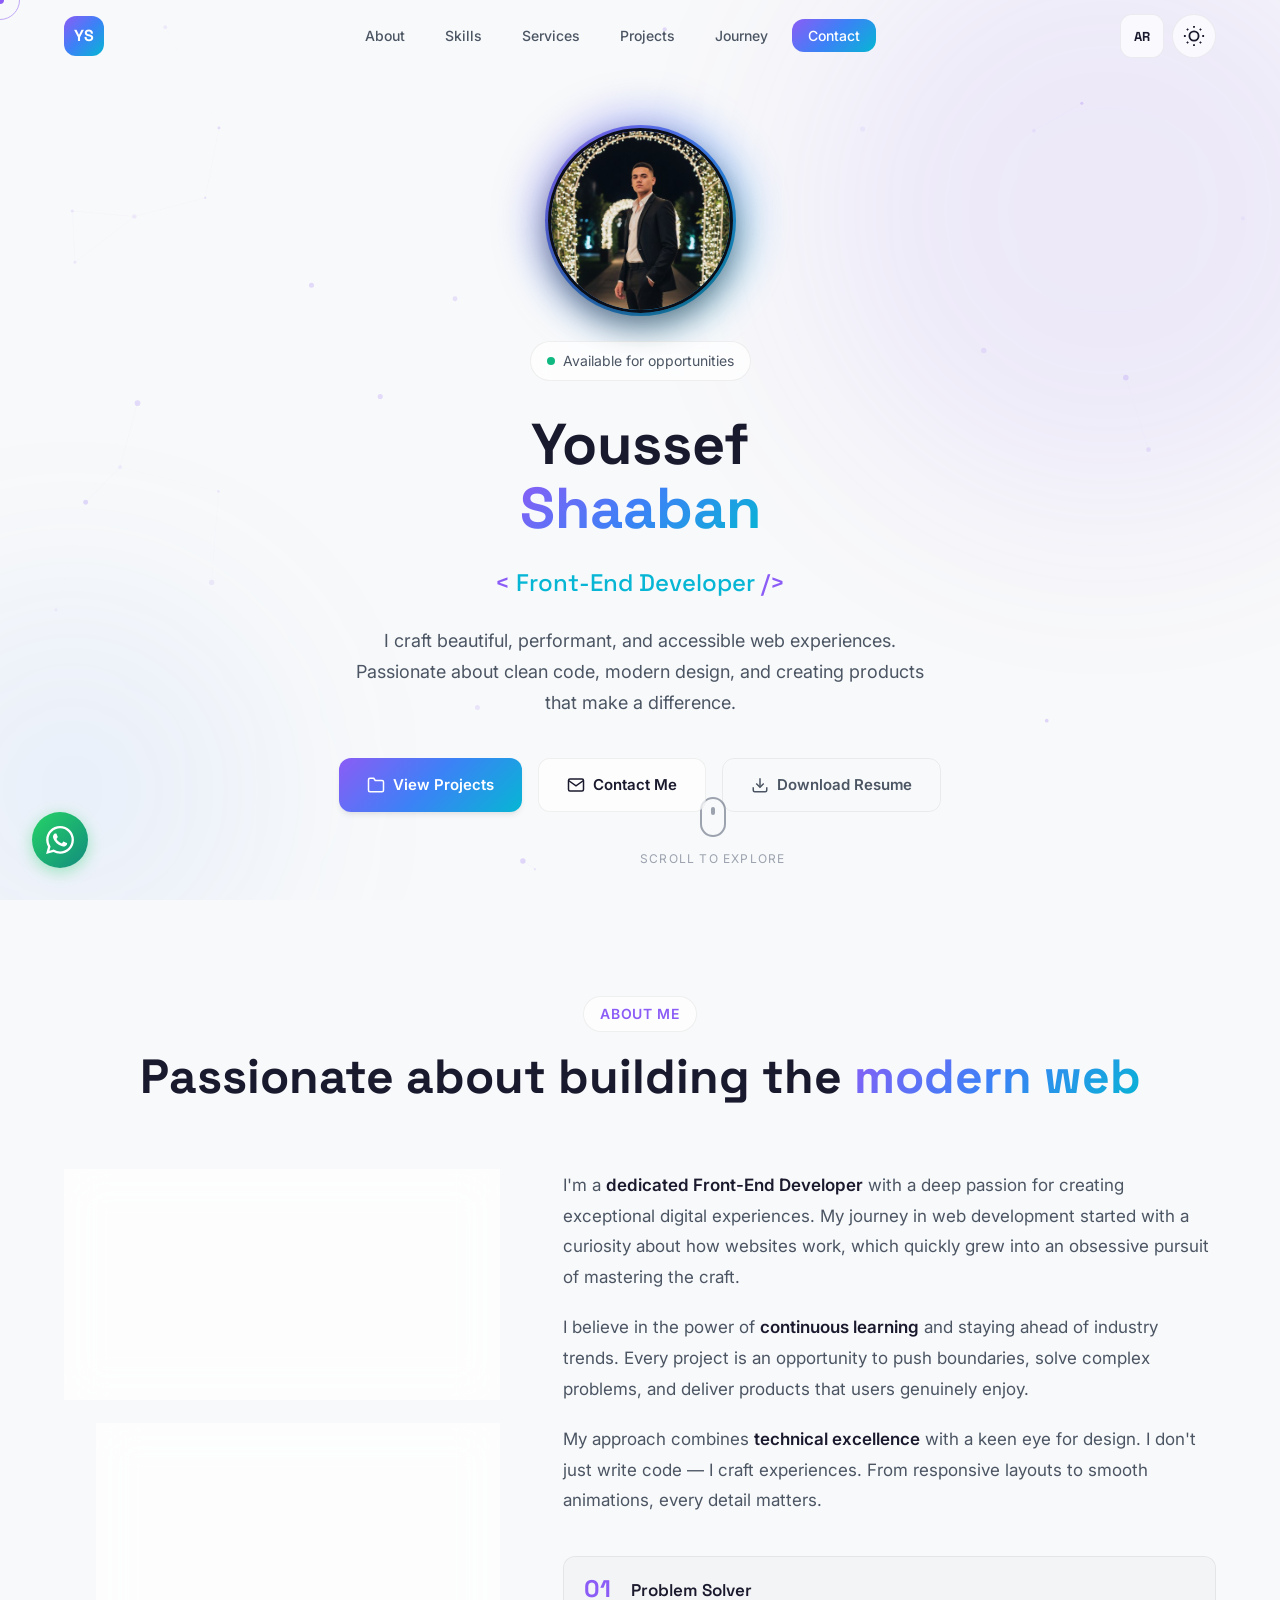
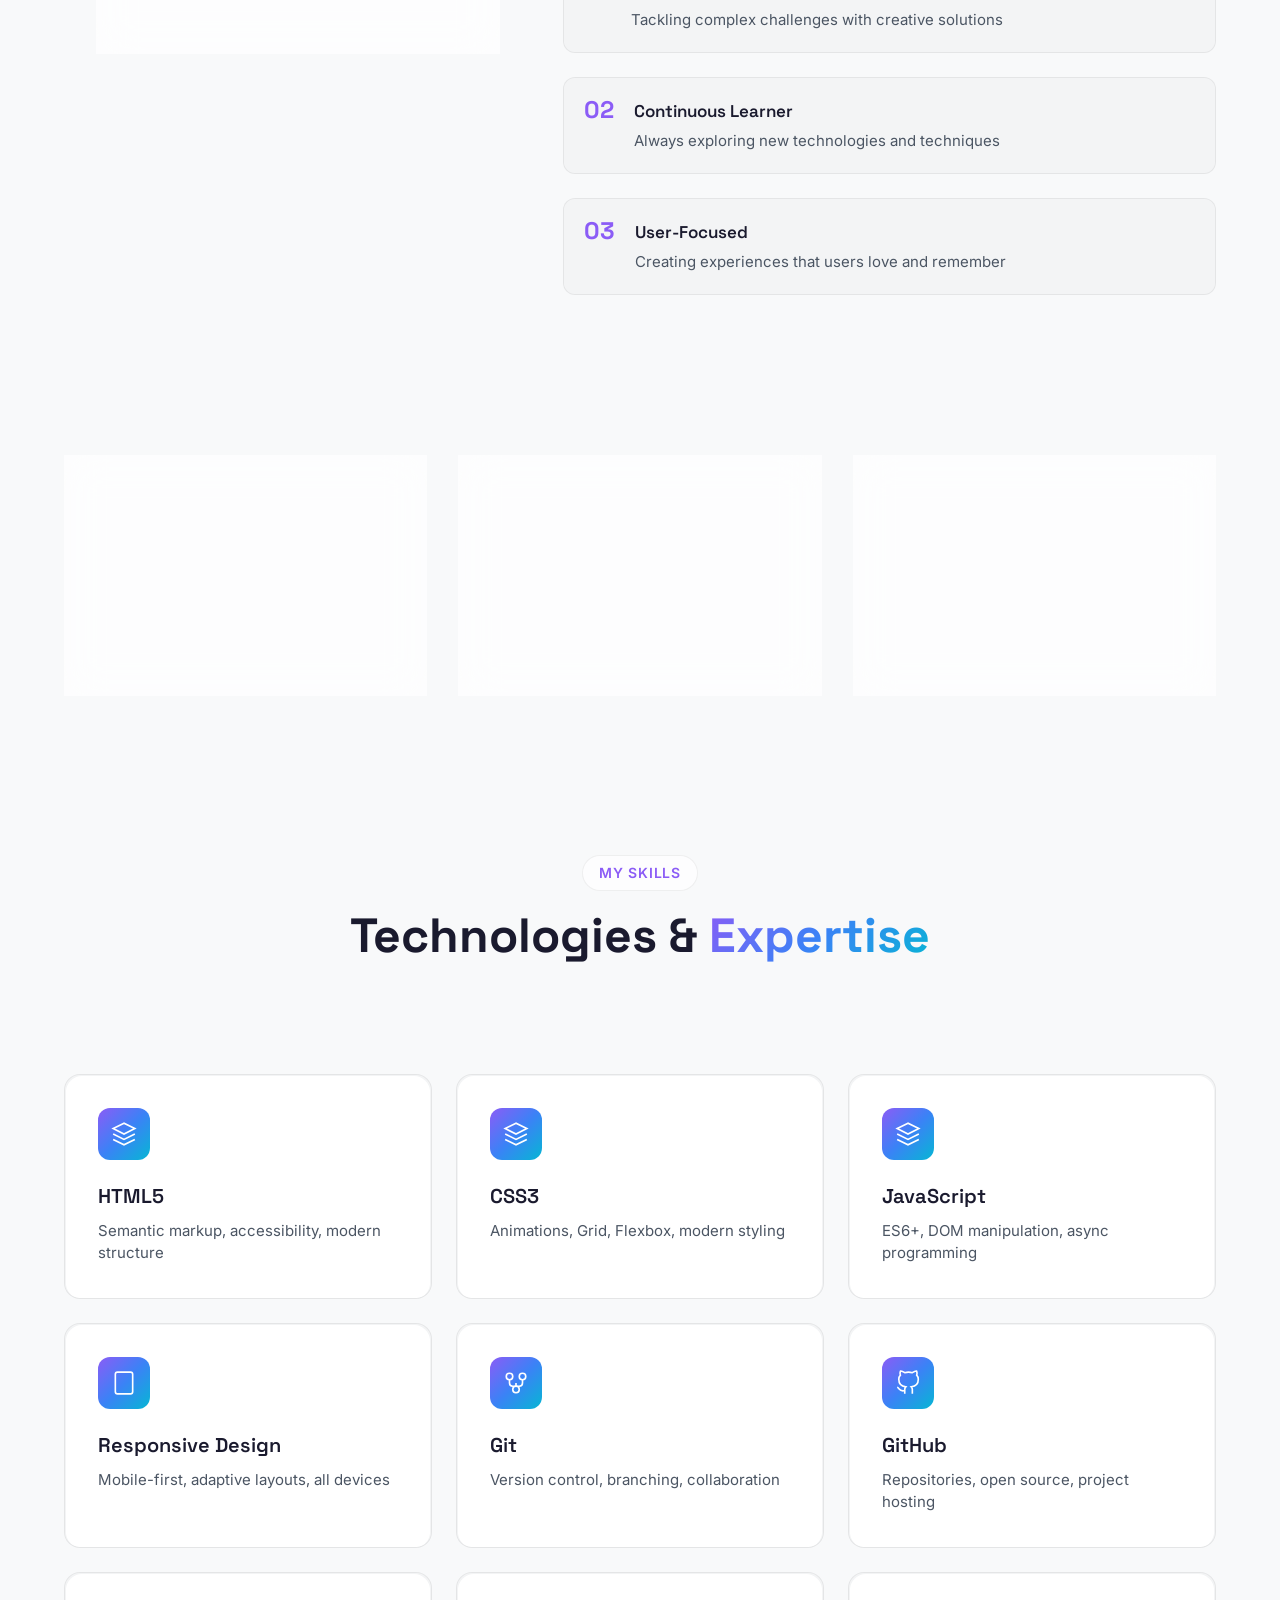
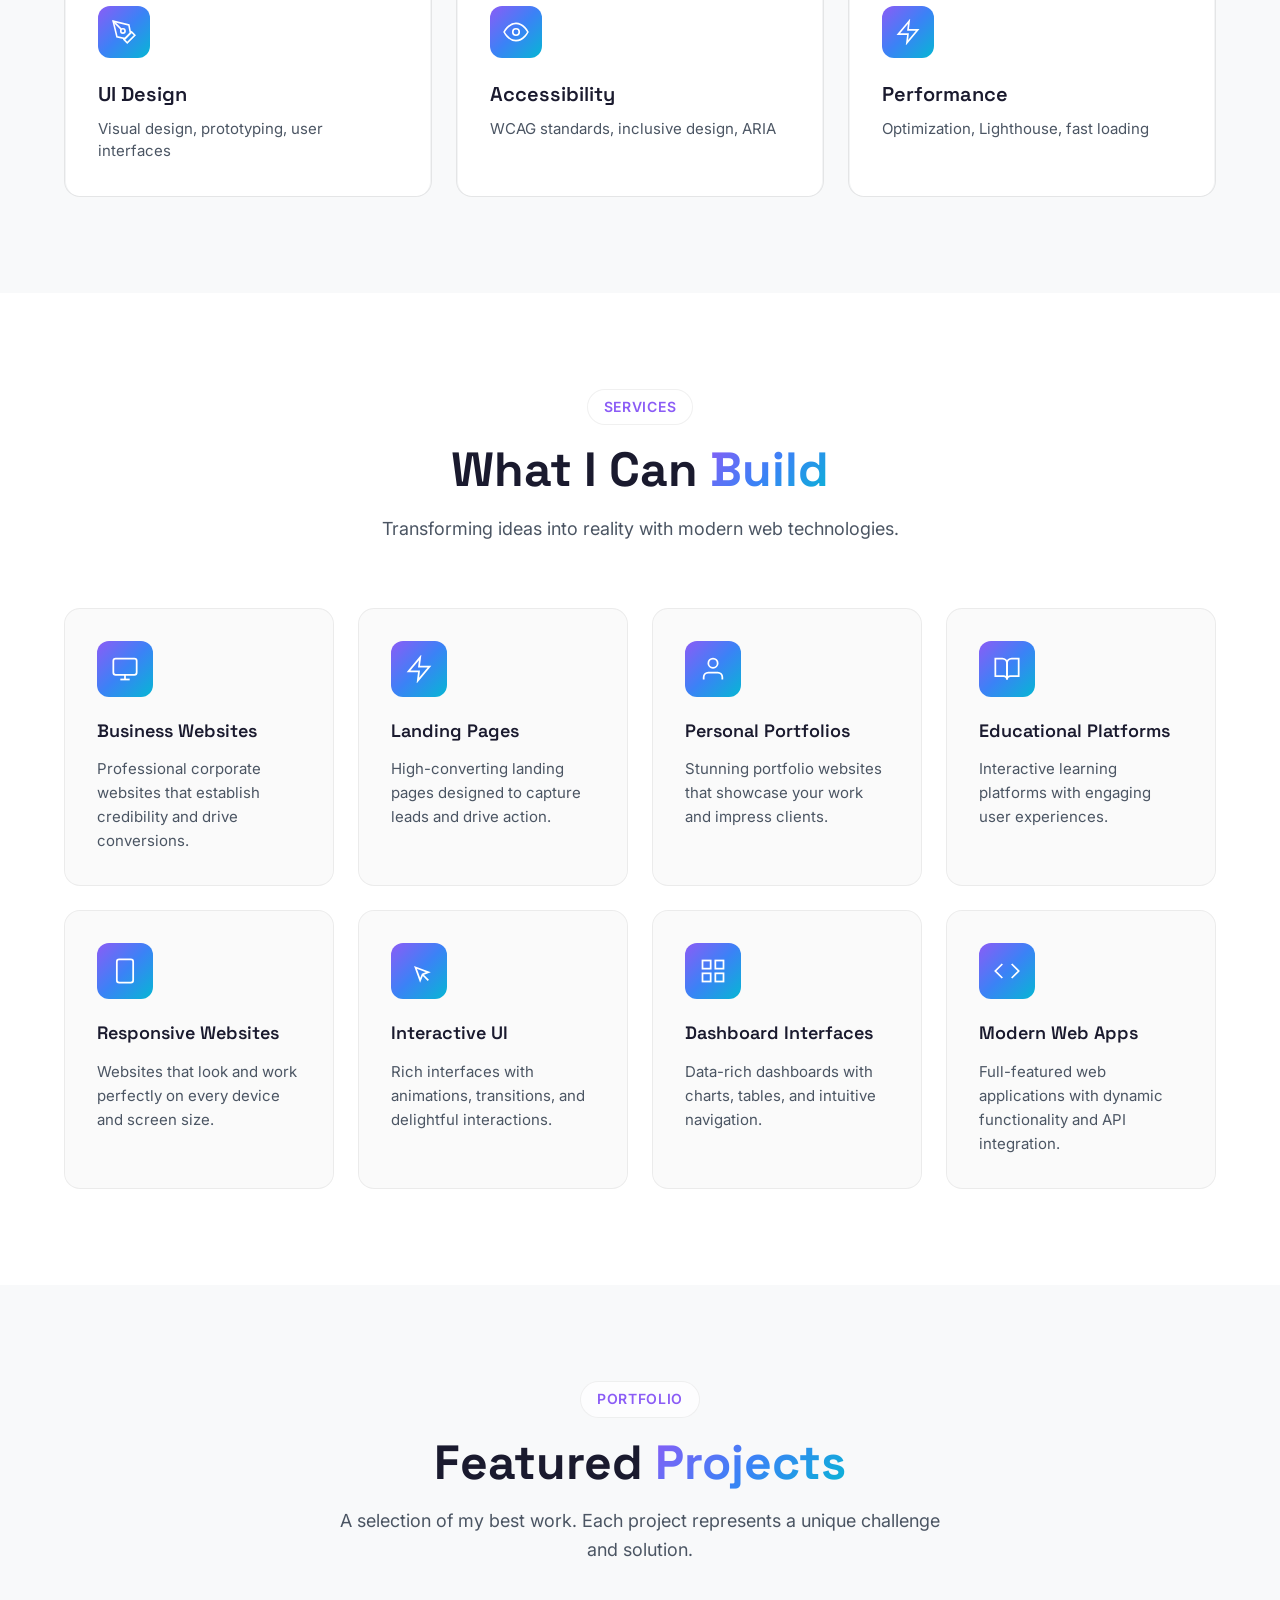
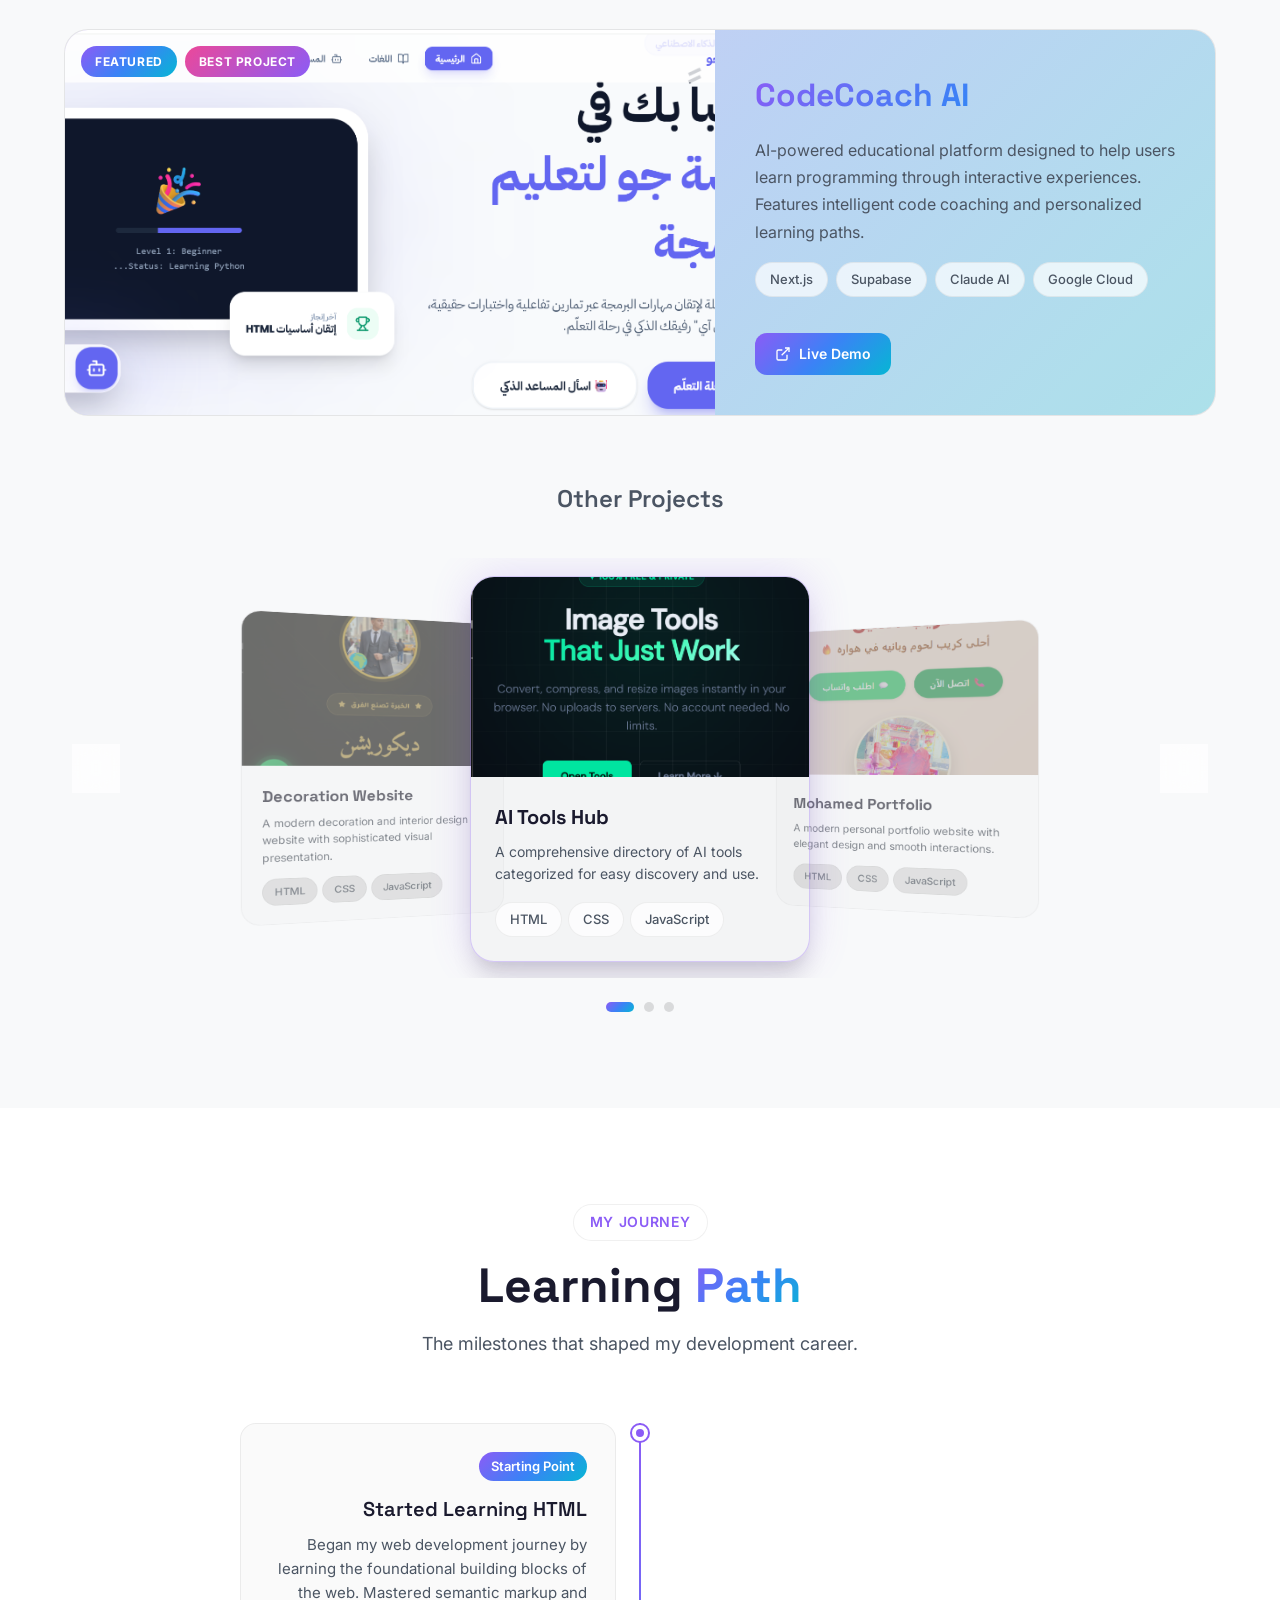
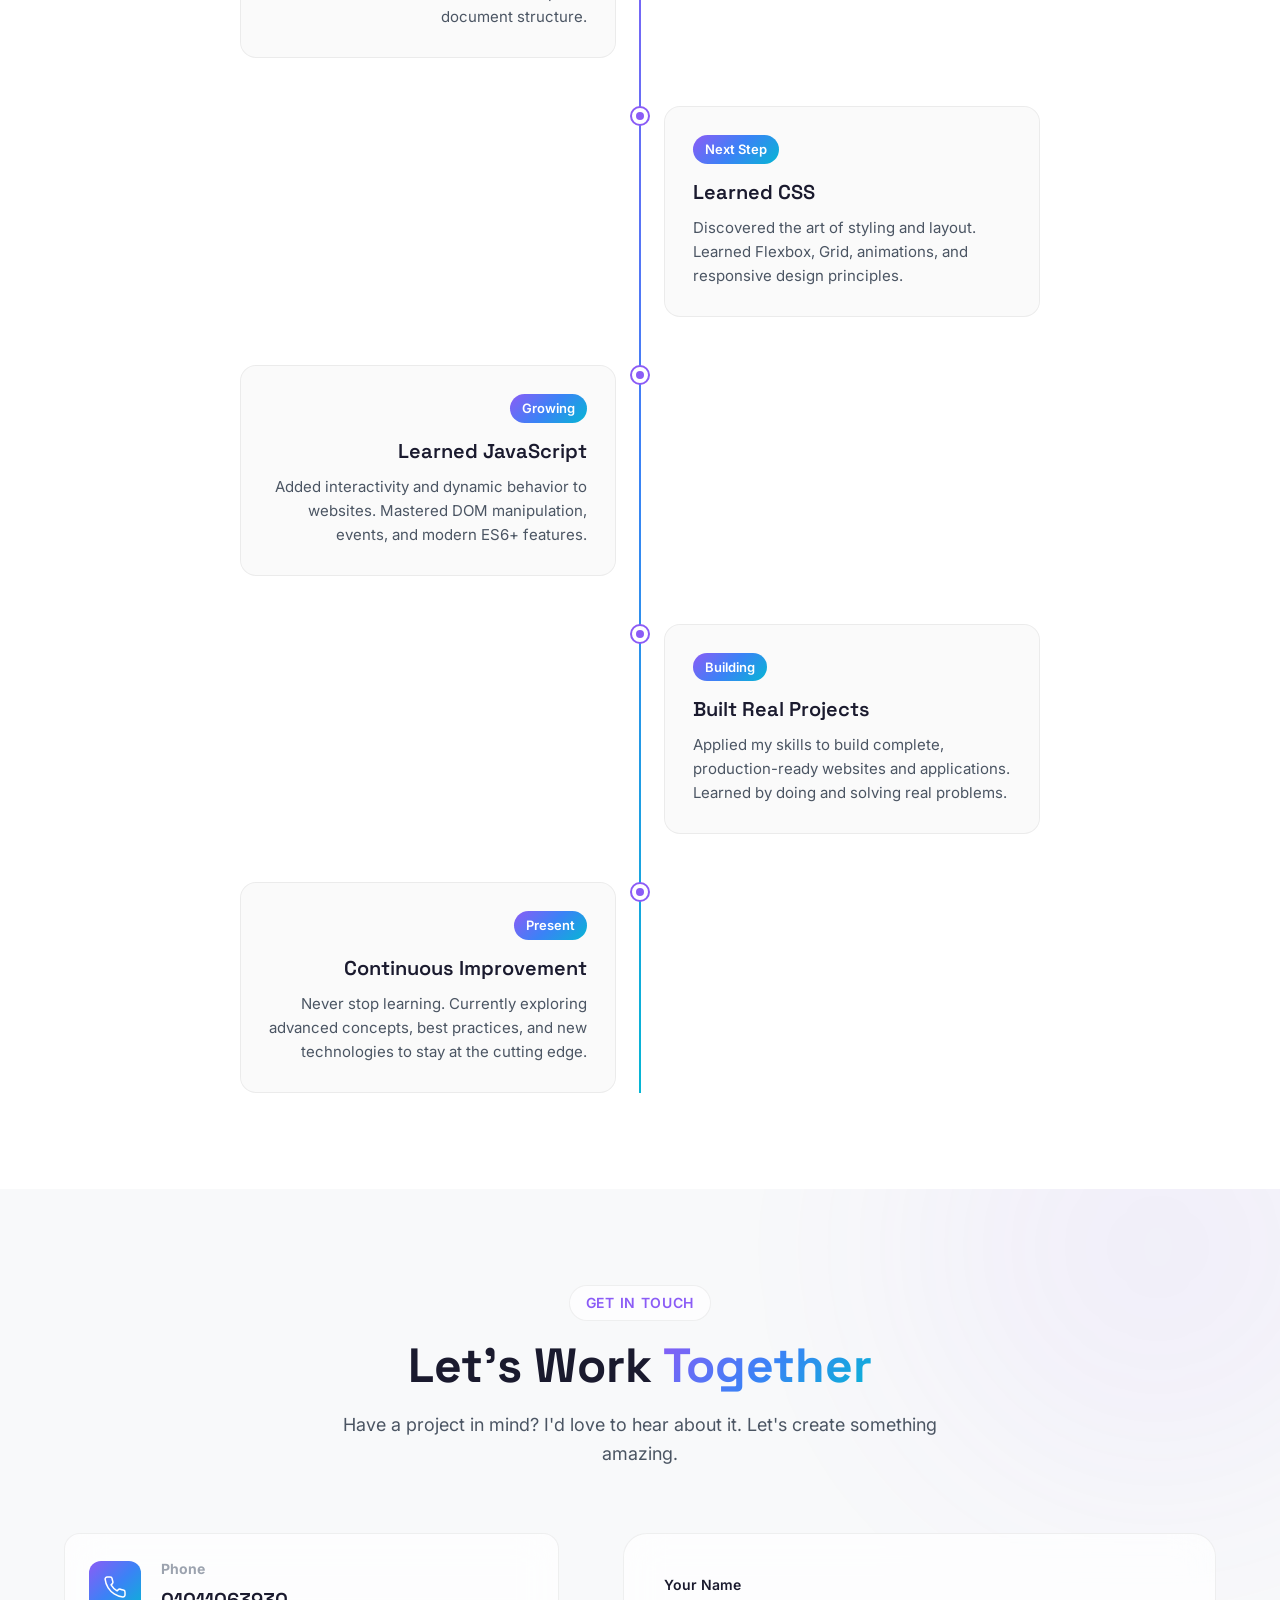
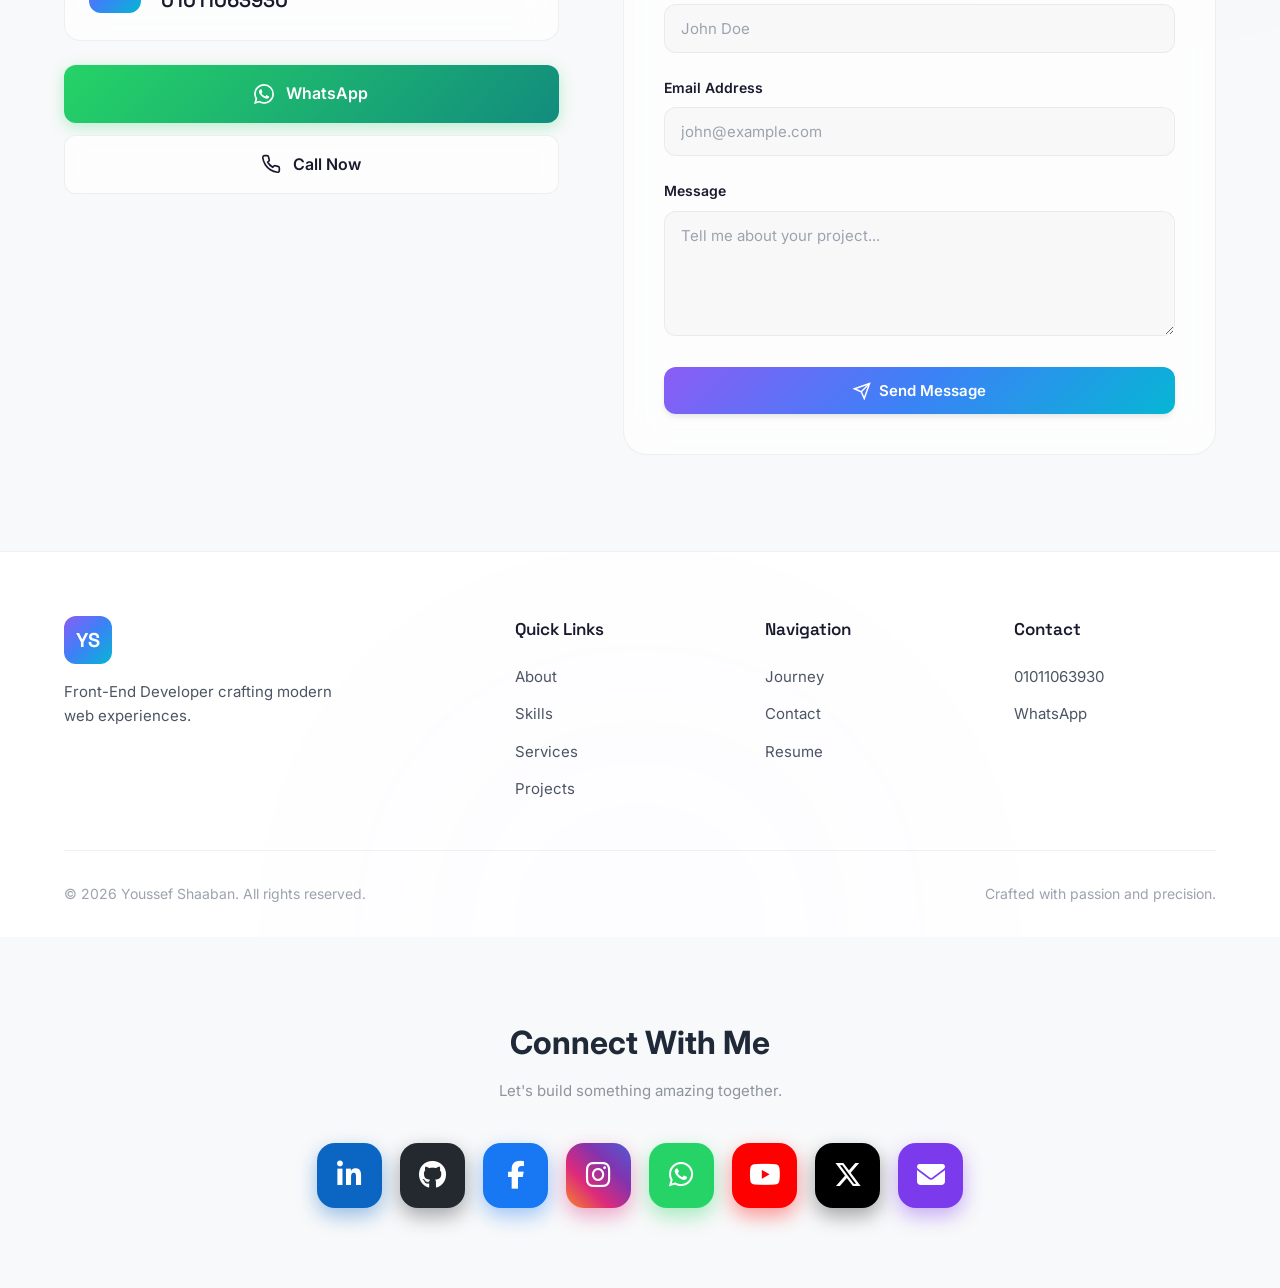
<file: index.html>
<!DOCTYPE html>
<html lang="en" dir="ltr" data-theme="dark">
<head>
    <link rel="stylesheet"href="https://cdnjs.cloudflare.com/ajax/libs/font-awesome/6.7.2/css/all.min.css">
    <meta charset="UTF-8">
    <meta name="viewport" content="width=device-width, initial-scale=1.0">
    
    <!-- Primary Meta Tags -->
    <title>Youssef Shaaban | Front-End Developer Portfolio</title>
    <meta name="title" content="Youssef Shaaban | Front-End Developer Portfolio">
    <meta name="description" content="Youssef Shaaban - Front-End Developer specializing in building modern, responsive, and interactive web experiences. View my projects, skills, and get in touch.">
    <meta name="keywords" content="Youssef Shaaban, Front-End Developer, Web Developer, Portfolio, HTML, CSS, JavaScript, UI Design, Responsive Design">
    <meta name="author" content="Youssef Shaaban">
    <meta name="robots" content="index, follow">
    <meta name="language" content="English">
    
    <!-- Canonical URL -->
    <link rel="canonical" href="https://youssefshaaban.dev">
    
    <!-- Open Graph -->
    <meta property="og:type" content="website">
    <meta property="og:url" content="https://youssefshaaban.dev">
    <meta property="og:title" content="Youssef Shaaban | Front-End Developer Portfolio">
    <meta property="og:description" content="Youssef Shaaban - Front-End Developer specializing in building modern, responsive, and interactive web experiences.">
    <meta property="og:image" content="https://youssefshaaban.dev/images/og-image.jpg">
    
    <!-- Twitter Card -->
    <meta property="twitter:card" content="summary_large_image">
    <meta property="twitter:url" content="https://youssefshaaban.dev">
    <meta property="twitter:title" content="Youssef Shaaban | Front-End Developer Portfolio">
    <meta property="twitter:description" content="Youssef Shaaban - Front-End Developer specializing in building modern, responsive, and interactive web experiences.">
    
    <!-- Favicon -->
    <link rel="icon" type="image/svg+xml" href="data:image/svg+xml,%3Csvg xmlns='http://www.w3.org/2000/svg' viewBox='0 0 100 100'%3E%3Ctext y='.9em' font-size='90'%3E%F0%9F%92%BB%3C/text%3E%3C/svg%3E">
    
    <!-- Fonts -->
    <link rel="preconnect" href="https://fonts.googleapis.com">
    <link rel="preconnect" href="https://fonts.gstatic.com" crossorigin>
    <link href="https://fonts.googleapis.com/css2?family=Inter:wght@300;400;500;600;700;800;900&family=Space+Grotesk:wght@400;500;600;700&family=Cairo:wght@300;400;500;600;700;800&display=swap" rel="stylesheet">
    
    <!-- Styles -->
    <link rel="stylesheet" href="css/styles.css">
    
    <!-- Structured Data -->
    <script type="application/ld+json">
    {
        "@context": "https://schema.org",
        "@type": "Person",
        "name": "Youssef Shaaban",
        "jobTitle": "Front-End Developer",
        "url": "https://youssefshaaban.dev",
        "sameAs": ["https://github.com/ywsf46718-svg"],
        "knowsAbout": ["HTML5", "CSS3", "JavaScript", "Responsive Design", "UI Design", "Web Development"],
        "address": { "@type": "PostalAddress", "addressCountry": "EG" }
    }
    </script>
</head>
<body>
    <!-- Loading Screen -->
    <div id="loading-screen" class="loading-screen" role="status" aria-label="Loading website">
        <div class="loading-content">
            <div class="loading-logo">
                <span class="loading-logo-text">YS</span>
            </div>
            <div class="loading-bar-container">
                <div class="loading-bar" id="loading-bar"></div>
            </div>
            <div class="loading-text">
                <span id="loading-percentage">0</span>%
            </div>
            <div class="loading-status" id="loading-status">Initializing...</div>
        </div>
    </div>

    <!-- Custom Cursor -->
    <div id="cursor" class="cursor" aria-hidden="true"></div>
    <div id="cursor-dot" class="cursor-dot" aria-hidden="true"></div>

    <!-- Background Canvas -->
    <canvas id="bg-canvas" class="bg-canvas" aria-hidden="true"></canvas>

    <!-- Navigation -->
    <nav id="navbar" class="navbar" role="navigation" aria-label="Main navigation">
        <div class="nav-container">
            <a href="#hero" class="nav-logo" aria-label="Youssef Shaaban Home">
                <span class="nav-logo-text">YS</span>
            </a>
            
            <ul class="nav-menu" id="nav-menu" role="menubar">
                <li role="none"><a href="#about" class="nav-link" role="menuitem" data-i18n="nav.about">About</a></li>
                <li role="none"><a href="#skills" class="nav-link" role="menuitem" data-i18n="nav.skills">Skills</a></li>
                <li role="none"><a href="#capabilities" class="nav-link" role="menuitem" data-i18n="nav.services">Services</a></li>
                <li role="none"><a href="#projects" class="nav-link" role="menuitem" data-i18n="nav.projects">Projects</a></li>
                <li role="none"><a href="#timeline" class="nav-link" role="menuitem" data-i18n="nav.journey">Journey</a></li>
                <li role="none"><a href="#contact" class="nav-link nav-link-primary" role="menuitem" data-i18n="nav.contact">Contact</a></li>
            </ul>

            <div class="nav-controls">
                <!-- Language Toggle -->
                <button id="lang-toggle" class="lang-toggle" aria-label="Switch language">
                    <span class="lang-label" id="lang-label">AR</span>
                </button>
                
                <!-- Theme Toggle -->
                <button id="theme-toggle" class="theme-toggle-nav" aria-label="Toggle dark/light theme">
                    <svg class="theme-icon sun" viewBox="0 0 24 24" fill="none" stroke="currentColor" stroke-width="2">
                        <circle cx="12" cy="12" r="5"/>
                        <line x1="12" y1="1" x2="12" y2="3"/>
                        <line x1="12" y1="21" x2="12" y2="23"/>
                        <line x1="4.22" y1="4.22" x2="5.64" y2="5.64"/>
                        <line x1="18.36" y1="18.36" x2="19.78" y2="19.78"/>
                        <line x1="1" y1="12" x2="3" y2="12"/>
                        <line x1="21" y1="12" x2="23" y2="12"/>
                        <line x1="4.22" y1="19.78" x2="5.64" y2="18.36"/>
                        <line x1="18.36" y1="5.64" x2="19.78" y2="4.22"/>
                    </svg>
                    <svg class="theme-icon moon" viewBox="0 0 24 24" fill="none" stroke="currentColor" stroke-width="2">
                        <path d="M21 12.79A9 9 0 1 1 11.21 3 7 7 0 0 0 21 12.79z"/>
                    </svg>
                </button>

                <!-- Hamburger -->
                <button class="nav-toggle" id="nav-toggle" aria-label="Toggle navigation menu" aria-expanded="false">
                    <span class="nav-toggle-bar"></span>
                    <span class="nav-toggle-bar"></span>
                    <span class="nav-toggle-bar"></span>
                </button>
            </div>
        </div>

        <!-- Mobile Menu Overlay -->
        <div class="mobile-menu-overlay" id="mobile-menu-overlay"></div>

        <!-- Mobile Drawer -->
        <div class="mobile-drawer" id="mobile-drawer" aria-hidden="true">
            <div class="mobile-drawer-header">
                <span class="mobile-drawer-logo">YS</span>
                <button class="mobile-drawer-close" id="mobile-drawer-close" aria-label="Close menu">
                    <svg viewBox="0 0 24 24" fill="none" stroke="currentColor" stroke-width="2">
                        <line x1="18" y1="6" x2="6" y2="18"/>
                        <line x1="6" y1="6" x2="18" y2="18"/>
                    </svg>
                </button>
            </div>
            <ul class="mobile-nav-list">
                <li><a href="#hero" class="mobile-nav-link" data-i18n="nav.home">
                    <svg viewBox="0 0 24 24" fill="none" stroke="currentColor" stroke-width="2"><path d="M3 9l9-7 9 7v11a2 2 0 0 1-2 2H5a2 2 0 0 1-2-2z"/><polyline points="9 22 9 12 15 12 15 22"/></svg>
                    Home
                </a></li>
                <li><a href="#about" class="mobile-nav-link" data-i18n="nav.about">
                    <svg viewBox="0 0 24 24" fill="none" stroke="currentColor" stroke-width="2"><path d="M20 21v-2a4 4 0 0 0-4-4H8a4 4 0 0 0-4 4v2"/><circle cx="12" cy="7" r="4"/></svg>
                    About
                </a></li>
                <li><a href="#skills" class="mobile-nav-link" data-i18n="nav.skills">
                    <svg viewBox="0 0 24 24" fill="none" stroke="currentColor" stroke-width="2"><polyline points="16 18 22 12 16 6"/><polyline points="8 6 2 12 8 18"/></svg>
                    Skills
                </a></li>
                <li><a href="#capabilities" class="mobile-nav-link" data-i18n="nav.services">
                    <svg viewBox="0 0 24 24" fill="none" stroke="currentColor" stroke-width="2"><rect x="2" y="3" width="20" height="14" rx="2"/><line x1="8" y1="21" x2="16" y2="21"/><line x1="12" y1="17" x2="12" y2="21"/></svg>
                    Services
                </a></li>
                <li><a href="#projects" class="mobile-nav-link" data-i18n="nav.projects">
                    <svg viewBox="0 0 24 24" fill="none" stroke="currentColor" stroke-width="2"><path d="M22 19a2 2 0 0 1-2 2H4a2 2 0 0 1-2-2V5a2 2 0 0 1 2-2h5l2 3h9a2 2 0 0 1 2 2z"/></svg>
                    Projects
                </a></li>
                <li><a href="#timeline" class="mobile-nav-link" data-i18n="nav.journey">
                    <svg viewBox="0 0 24 24" fill="none" stroke="currentColor" stroke-width="2"><circle cx="12" cy="12" r="10"/><polyline points="12 6 12 12 16 14"/></svg>
                    Journey
                </a></li>
                <li><a href="#contact" class="mobile-nav-link mobile-nav-link-primary" data-i18n="nav.contact">
                    <svg viewBox="0 0 24 24" fill="none" stroke="currentColor" stroke-width="2"><path d="M4 4h16c1.1 0 2 .9 2 2v12c0 1.1-.9 2-2 2H4c-1.1 0-2-.9-2-2V6c0-1.1.9-2 2-2z"/><polyline points="22,6 12,13 2,6"/></svg>
                    Contact
                </a></li>
            </ul>
        </div>
    </nav>

    <!-- Main Content -->
    <main>
        <!-- Hero Section -->
        <section id="hero" class="hero" aria-label="Hero section">
            <div class="hero-glow" aria-hidden="true"></div>
            <div class="hero-glow-2" aria-hidden="true"></div>
            <div class="hero-container">

                <!-- الصورة الشخصية -->
        <div class="hero-avatar-wrapper">
            <div class="hero-avatar-glow"></div>
            <div class="hero-avatar-ring"></div>
            <img src="kaaa.jpg" alt="Youssef Shaaban" class="hero-avatar-img">
        </div>

                <div class="hero-badge">
                    <span class="hero-badge-dot"></span>
                    <span data-i18n="hero.available">Available for opportunities</span>
                </div>
                <h1 class="hero-title">
                    <span class="hero-title-line">
                        <span class="hero-title-text">Youssef</span>
                    </span>
                    <span class="hero-title-line">
                        <span class="hero-title-text hero-title-gradient">Shaaban</span>
                    </span>
                </h1>
                <p class="hero-role">
                    <span class="hero-role-bracket">&lt;</span>
                    <span class="hero-role-text" id="typewriter">Front-End Developer</span>
                    <span class="hero-role-bracket">/&gt;</span>
                </p>
                <p class="hero-description" data-i18n="hero.description">
                    I craft beautiful, performant, and accessible web experiences. 
                    Passionate about clean code, modern design, and creating products that make a difference.
                </p>
                <div class="hero-buttons">
                    <a href="#projects" class="btn btn-primary magnetic-btn">
                        <svg viewBox="0 0 24 24" fill="none" stroke="currentColor" stroke-width="2">
                            <path d="M22 19a2 2 0 0 1-2 2H4a2 2 0 0 1-2-2V5a2 2 0 0 1 2-2h5l2 3h9a2 2 0 0 1 2 2z"/>
                        </svg>
                        <span data-i18n="hero.viewProjects">View Projects</span>
                    </a>
                    <a href="#contact" class="btn btn-secondary magnetic-btn">
                        <svg viewBox="0 0 24 24" fill="none" stroke="currentColor" stroke-width="2">
                            <path d="M4 4h16c1.1 0 2 .9 2 2v12c0 1.1-.9 2-2 2H4c-1.1 0-2-.9-2-2V6c0-1.1.9-2 2-2z"/>
                            <polyline points="22,6 12,13 2,6"/>
                        </svg>
                        <span data-i18n="hero.contactMe">Contact Me</span>
                    </a>
                    <a href="Youssef_Shaaban_ATS.pdf" class="btn btn-ghost magnetic-btn" download="Youssef_Shaaban_ATS.pdf">
                        <svg viewBox="0 0 24 24" fill="none" stroke="currentColor" stroke-width="2">
                            <path d="M21 15v4a2 2 0 0 1-2 2H5a2 2 0 0 1-2-2v-4"/>
                            <polyline points="7 10 12 15 17 10"/>
                            <line x1="12" y1="15" x2="12" y2="3"/>
                        </svg>
                        <span data-i18n="hero.downloadResume">Download Resume</span>
                    </a>
                </div>
            </div>
            <div class="hero-scroll-indicator" aria-hidden="true">
                <div class="scroll-mouse">
                    <div class="scroll-wheel"></div>
                </div>
                <span class="scroll-text" data-i18n="hero.scroll">Scroll to explore</span>
            </div>
        </section>

        <!-- About Section -->
        <section id="about" class="about section" aria-label="About me">
            <div class="container">
                <div class="section-header">
                    <span class="section-label" data-reveal data-i18n="about.label">About Me</span>
                    <h2 class="section-title" data-reveal>
                        <span data-i18n="about.title">Passionate about building the </span><span class="text-gradient" data-i18n="about.titleGradient">modern web</span>
                    </h2>
                </div>
                <div class="about-grid">
                    <div class="about-visual" data-reveal>
                        <div class="about-card">
                            <div class="about-card-icon">
                                <svg viewBox="0 0 24 24" fill="none" stroke="currentColor" stroke-width="1.5">
                                    <path d="M12 2L2 7l10 5 10-5-10-5z"/>
                                    <path d="M2 17l10 5 10-5"/>
                                    <path d="M2 12l10 5 10-5"/>
                                </svg>
                            </div>
                            <h3 class="about-card-title" data-i18n="about.card1Title">Clean Architecture</h3>
                            <p class="about-card-text" data-i18n="about.card1Text">Writing maintainable, scalable code that stands the test of time.</p>
                        </div>
                        <div class="about-card about-card-offset">
                            <div class="about-card-icon about-card-icon-2">
                                <svg viewBox="0 0 24 24" fill="none" stroke="currentColor" stroke-width="1.5">
                                    <circle cx="12" cy="12" r="10"/>
                                    <path d="M12 6v6l4 2"/>
                                </svg>
                            </div>
                            <h3 class="about-card-title" data-i18n="about.card2Title">Performance First</h3>
                            <p class="about-card-text" data-i18n="about.card2Text">Optimizing every millisecond for the best user experience.</p>
                        </div>
                    </div>
                    <div class="about-content">
                        <div class="about-text" data-reveal>
                            <p data-i18n="about.p1">I'm a <strong>dedicated Front-End Developer</strong> with a deep passion for creating exceptional digital experiences. My journey in web development started with a curiosity about how websites work, which quickly grew into an obsessive pursuit of mastering the craft.</p>
                            <p data-i18n="about.p2">I believe in the power of <strong>continuous learning</strong> and staying ahead of industry trends. Every project is an opportunity to push boundaries, solve complex problems, and deliver products that users genuinely enjoy.</p>
                            <p data-i18n="about.p3">My approach combines <strong>technical excellence</strong> with a keen eye for design. I don't just write code — I craft experiences. From responsive layouts to smooth animations, every detail matters.</p>
                        </div>
                        <div class="about-highlights" data-reveal>
                            <div class="highlight-item">
                                <span class="highlight-number">01</span>
                                <div class="highlight-content">
                                    <h4 data-i18n="about.h1Title">Problem Solver</h4>
                                    <p data-i18n="about.h1Text">Tackling complex challenges with creative solutions</p>
                                </div>
                            </div>
                            <div class="highlight-item">
                                <span class="highlight-number">02</span>
                                <div class="highlight-content">
                                    <h4 data-i18n="about.h2Title">Continuous Learner</h4>
                                    <p data-i18n="about.h2Text">Always exploring new technologies and techniques</p>
                                </div>
                            </div>
                            <div class="highlight-item">
                                <span class="highlight-number">03</span>
                                <div class="highlight-content">
                                    <h4 data-i18n="about.h3Title">User-Focused</h4>
                                    <p data-i18n="about.h3Text">Creating experiences that users love and remember</p>
                                </div>
                            </div>
                        </div>
                    </div>
                </div>
            </div>
        </section>

        <!-- Statistics Section -->
        <section id="stats" class="stats section" aria-label="Statistics">
            <div class="container">
                <div class="stats-grid">
                    <div class="stat-card" data-reveal>
                        <div class="stat-icon">
                            <svg viewBox="0 0 24 24" fill="none" stroke="currentColor" stroke-width="1.5">
                                <path d="M22 19a2 2 0 0 1-2 2H4a2 2 0 0 1-2-2V5a2 2 0 0 1 2-2h5l2 3h9a2 2 0 0 1 2 2z"/>
                            </svg>
                        </div>
                        <div class="stat-number" data-target="10" data-suffix="+">0</div>
                        <div class="stat-label" data-i18n="stats.projects">Projects Built</div>
                    </div>
                    <div class="stat-card" data-reveal>
                        <div class="stat-icon">
                            <svg viewBox="0 0 24 24" fill="none" stroke="currentColor" stroke-width="1.5">
                                <polyline points="16 18 22 12 16 6"/>
                                <polyline points="8 6 2 12 8 18"/>
                            </svg>
                        </div>
                        <div class="stat-number" data-target="9" data-suffix="+">0</div>
                        <div class="stat-label" data-i18n="stats.tech">Technologies Learned</div>
                    </div>
                    <div class="stat-card" data-reveal>
                        <div class="stat-icon">
                            <svg viewBox="0 0 24 24" fill="none" stroke="currentColor" stroke-width="1.5">
                                <circle cx="12" cy="12" r="10"/>
                                <polyline points="12 6 12 12 16 14"/>
                            </svg>
                        </div>
                        <div class="stat-number" data-target="2" data-suffix="+">0</div>
                        <div class="stat-label" data-i18n="stats.years">Years Learning</div>
                    </div>
                </div>
            </div>
        </section>

        <!-- Skills Section -->
        <section id="skills" class="skills section" aria-label="My skills">
            <div class="container">
                <div class="section-header">
                    <span class="section-label" data-reveal data-i18n="skills.label">My Skills</span>
                    <h2 class="section-title" data-reveal><span data-i18n="skills.title">Technologies & </span><span class="text-gradient" data-i18n="skills.titleGradient">Expertise</span></h2>
                    <p class="section-description" data-reveal data-i18n="skills.desc">A comprehensive toolkit for building modern web experiences.</p>
                </div>
                <div class="skills-grid">
                    <div class="skill-card" data-reveal data-skill="html">
                        <div class="skill-card-border" aria-hidden="true"></div>
                        <div class="skill-card-inner">
                            <div class="skill-icon">
                                <svg viewBox="0 0 24 24" fill="none" stroke="currentColor" stroke-width="1.5"><path d="M12 2L2 7l10 5 10-5-10-5z"/><path d="M2 17l10 5 10-5"/><path d="M2 12l10 5 10-5"/></svg>
                            </div>
                            <h3 class="skill-name">HTML5</h3>
                            <p class="skill-description" data-i18n="skills.html">Semantic markup, accessibility, modern structure</p>
                        </div>
                    </div>
                    <div class="skill-card" data-reveal data-skill="css">
                        <div class="skill-card-border" aria-hidden="true"></div>
                        <div class="skill-card-inner">
                            <div class="skill-icon">
                                <svg viewBox="0 0 24 24" fill="none" stroke="currentColor" stroke-width="1.5"><path d="M12 2L2 7l10 5 10-5-10-5z"/><path d="M2 17l10 5 10-5"/><path d="M2 12l10 5 10-5"/></svg>
                            </div>
                            <h3 class="skill-name">CSS3</h3>
                            <p class="skill-description" data-i18n="skills.css">Animations, Grid, Flexbox, modern styling</p>
                        </div>
                    </div>
                    <div class="skill-card" data-reveal data-skill="js">
                        <div class="skill-card-border" aria-hidden="true"></div>
                        <div class="skill-card-inner">
                            <div class="skill-icon">
                                <svg viewBox="0 0 24 24" fill="none" stroke="currentColor" stroke-width="1.5"><path d="M12 2L2 7l10 5 10-5-10-5z"/><path d="M2 17l10 5 10-5"/><path d="M2 12l10 5 10-5"/></svg>
                            </div>
                            <h3 class="skill-name">JavaScript</h3>
                            <p class="skill-description" data-i18n="skills.js">ES6+, DOM manipulation, async programming</p>
                        </div>
                    </div>
                    <div class="skill-card" data-reveal data-skill="responsive">
                        <div class="skill-card-border" aria-hidden="true"></div>
                        <div class="skill-card-inner">
                            <div class="skill-icon">
                                <svg viewBox="0 0 24 24" fill="none" stroke="currentColor" stroke-width="1.5"><rect x="4" y="2" width="16" height="20" rx="2"/><line x1="12" y1="18" x2="12" y2="18"/></svg>
                            </div>
                            <h3 class="skill-name" data-i18n="skills.responsiveName">Responsive Design</h3>
                            <p class="skill-description" data-i18n="skills.responsive">Mobile-first, adaptive layouts, all devices</p>
                        </div>
                    </div>
                    <div class="skill-card" data-reveal data-skill="git">
                        <div class="skill-card-border" aria-hidden="true"></div>
                        <div class="skill-card-inner">
                            <div class="skill-icon">
                                <svg viewBox="0 0 24 24" fill="none" stroke="currentColor" stroke-width="1.5"><circle cx="12" cy="18" r="3"/><circle cx="6" cy="6" r="3"/><circle cx="18" cy="6" r="3"/><path d="M6 9v3a3 3 0 0 0 3 3h6a3 3 0 0 0 3-3V9"/><line x1="12" y1="15" x2="12" y2="12"/></svg>
                            </div>
                            <h3 class="skill-name">Git</h3>
                            <p class="skill-description" data-i18n="skills.git">Version control, branching, collaboration</p>
                        </div>
                    </div>
                    <div class="skill-card" data-reveal data-skill="github">
                        <div class="skill-card-border" aria-hidden="true"></div>
                        <div class="skill-card-inner">
                            <div class="skill-icon">
                                <svg viewBox="0 0 24 24" fill="none" stroke="currentColor" stroke-width="1.5"><path d="M9 19c-5 1.5-5-2.5-7-3m14 6v-3.87a3.37 3.37 0 0 0-.94-2.61c3.14-.35 6.44-1.54 6.44-7A5.44 5.44 0 0 0 20 4.77 5.07 5.07 0 0 0 19.91 1S18.73.65 16 2.48a13.38 13.38 0 0 0-7 0C6.27.65 5.09 1 5.09 1A5.07 5.07 0 0 0 5 4.77a5.44 5.44 0 0 0-1.5 3.78c0 5.42 3.3 6.61 6.44 7A3.37 3.37 0 0 0 9 18.13V22"/></svg>
                            </div>
                            <h3 class="skill-name">GitHub</h3>
                            <p class="skill-description" data-i18n="skills.github">Repositories, open source, project hosting</p>
                        </div>
                    </div>
                    <div class="skill-card" data-reveal data-skill="ui">
                        <div class="skill-card-border" aria-hidden="true"></div>
                        <div class="skill-card-inner">
                            <div class="skill-icon">
                                <svg viewBox="0 0 24 24" fill="none" stroke="currentColor" stroke-width="1.5"><path d="M12 19l7-7 3 3-7 7-3-3z"/><path d="M18 13l-1.5-7.5L2 2l3.5 14.5L13 18l5-5z"/><path d="M2 2l7.586 7.586"/><circle cx="11" cy="11" r="2"/></svg>
                            </div>
                            <h3 class="skill-name" data-i18n="skills.uiName">UI Design</h3>
                            <p class="skill-description" data-i18n="skills.ui">Visual design, prototyping, user interfaces</p>
                        </div>
                    </div>
                    <div class="skill-card" data-reveal data-skill="a11y">
                        <div class="skill-card-border" aria-hidden="true"></div>
                        <div class="skill-card-inner">
                            <div class="skill-icon">
                                <svg viewBox="0 0 24 24" fill="none" stroke="currentColor" stroke-width="1.5"><path d="M1 12s4-8 11-8 11 8 11 8-4 8-11 8-11-8-11-8z"/><circle cx="12" cy="12" r="3"/></svg>
                            </div>
                            <h3 class="skill-name" data-i18n="skills.a11yName">Accessibility</h3>
                            <p class="skill-description" data-i18n="skills.a11y">WCAG standards, inclusive design, ARIA</p>
                        </div>
                    </div>
                    <div class="skill-card" data-reveal data-skill="perf">
                        <div class="skill-card-border" aria-hidden="true"></div>
                        <div class="skill-card-inner">
                            <div class="skill-icon">
                                <svg viewBox="0 0 24 24" fill="none" stroke="currentColor" stroke-width="1.5"><polygon points="13 2 3 14 12 14 11 22 21 10 12 10 13 2"/></svg>
                            </div>
                            <h3 class="skill-name" data-i18n="skills.perfName">Performance</h3>
                            <p class="skill-description" data-i18n="skills.perf">Optimization, Lighthouse, fast loading</p>
                        </div>
                    </div>
                </div>
            </div>
        </section>

        <!-- Capabilities Section -->
        <section id="capabilities" class="capabilities section" aria-label="What I can build">
            <div class="container">
                <div class="section-header">
                    <span class="section-label" data-reveal data-i18n="services.label">Services</span>
                    <h2 class="section-title" data-reveal><span data-i18n="services.title">What I Can </span><span class="text-gradient" data-i18n="services.titleGradient">Build</span></h2>
                    <p class="section-description" data-reveal data-i18n="services.desc">Transforming ideas into reality with modern web technologies.</p>
                </div>
                <div class="capabilities-grid">
                    <div class="capability-card" data-reveal>
                        <div class="capability-icon"><svg viewBox="0 0 24 24" fill="none" stroke="currentColor" stroke-width="1.5"><rect x="2" y="3" width="20" height="14" rx="2"/><line x1="8" y1="21" x2="16" y2="21"/><line x1="12" y1="17" x2="12" y2="21"/></svg></div>
                        <h3 class="capability-title" data-i18n="services.c1Title">Business Websites</h3>
                        <p class="capability-description" data-i18n="services.c1Desc">Professional corporate websites that establish credibility and drive conversions.</p>
                    </div>
                    <div class="capability-card" data-reveal>
                        <div class="capability-icon"><svg viewBox="0 0 24 24" fill="none" stroke="currentColor" stroke-width="1.5"><path d="M13 2L3 14h9l-1 8 10-12h-9l1-8z"/></svg></div>
                        <h3 class="capability-title" data-i18n="services.c2Title">Landing Pages</h3>
                        <p class="capability-description" data-i18n="services.c2Desc">High-converting landing pages designed to capture leads and drive action.</p>
                    </div>
                    <div class="capability-card" data-reveal>
                        <div class="capability-icon"><svg viewBox="0 0 24 24" fill="none" stroke="currentColor" stroke-width="1.5"><path d="M20 21v-2a4 4 0 0 0-4-4H8a4 4 0 0 0-4 4v2"/><circle cx="12" cy="7" r="4"/></svg></div>
                        <h3 class="capability-title" data-i18n="services.c3Title">Personal Portfolios</h3>
                        <p class="capability-description" data-i18n="services.c3Desc">Stunning portfolio websites that showcase your work and impress clients.</p>
                    </div>
                    <div class="capability-card" data-reveal>
                        <div class="capability-icon"><svg viewBox="0 0 24 24" fill="none" stroke="currentColor" stroke-width="1.5"><path d="M2 3h6a4 4 0 0 1 4 4v14a3 3 0 0 0-3-3H2z"/><path d="M22 3h-6a4 4 0 0 0-4 4v14a3 3 0 0 1 3-3h7z"/></svg></div>
                        <h3 class="capability-title" data-i18n="services.c4Title">Educational Platforms</h3>
                        <p class="capability-description" data-i18n="services.c4Desc">Interactive learning platforms with engaging user experiences.</p>
                    </div>
                    <div class="capability-card" data-reveal>
                        <div class="capability-icon"><svg viewBox="0 0 24 24" fill="none" stroke="currentColor" stroke-width="1.5"><rect x="5" y="2" width="14" height="20" rx="2"/><line x1="12" y1="18" x2="12" y2="18"/></svg></div>
                        <h3 class="capability-title" data-i18n="services.c5Title">Responsive Websites</h3>
                        <p class="capability-description" data-i18n="services.c5Desc">Websites that look and work perfectly on every device and screen size.</p>
                    </div>
                    <div class="capability-card" data-reveal>
                        <div class="capability-icon"><svg viewBox="0 0 24 24" fill="none" stroke="currentColor" stroke-width="1.5"><path d="M15 15l-2 5L9 9l11 4-5 2zm0 0l5 5"/></svg></div>
                        <h3 class="capability-title" data-i18n="services.c6Title">Interactive UI</h3>
                        <p class="capability-description" data-i18n="services.c6Desc">Rich interfaces with animations, transitions, and delightful interactions.</p>
                    </div>
                    <div class="capability-card" data-reveal>
                        <div class="capability-icon"><svg viewBox="0 0 24 24" fill="none" stroke="currentColor" stroke-width="1.5"><rect x="3" y="3" width="7" height="7"/><rect x="14" y="3" width="7" height="7"/><rect x="14" y="14" width="7" height="7"/><rect x="3" y="14" width="7" height="7"/></svg></div>
                        <h3 class="capability-title" data-i18n="services.c7Title">Dashboard Interfaces</h3>
                        <p class="capability-description" data-i18n="services.c7Desc">Data-rich dashboards with charts, tables, and intuitive navigation.</p>
                    </div>
                    <div class="capability-card" data-reveal>
                        <div class="capability-icon"><svg viewBox="0 0 24 24" fill="none" stroke="currentColor" stroke-width="1.5"><polyline points="16 18 22 12 16 6"/><polyline points="8 6 2 12 8 18"/></svg></div>
                        <h3 class="capability-title" data-i18n="services.c8Title">Modern Web Apps</h3>
                        <p class="capability-description" data-i18n="services.c8Desc">Full-featured web applications with dynamic functionality and API integration.</p>
                    </div>
                </div>
            </div>
        </section>

        <!-- Projects Section -->
        <section id="projects" class="projects section" aria-label="Featured projects">
            <div class="container">
                <div class="section-header">
                    <span class="section-label" data-reveal data-i18n="projects.label">Portfolio</span>
                    <h2 class="section-title" data-reveal><span data-i18n="projects.title">Featured </span><span class="text-gradient" data-i18n="projects.titleGradient">Projects</span></h2>
                    <p class="section-description" data-reveal data-i18n="projects.desc">A selection of my best work. Each project represents a unique challenge and solution.</p>
                </div>

                <!-- Featured: CodeCoach AI -->
                <div class="featured-project-wrapper" data-reveal>
                    <article class="featured-project-card">
                        <a href="https://codecoach-ai-9337460117.europe-west2.run.app" target="_blank" rel="noopener noreferrer" class="featured-project-link" aria-label="Visit CodeCoach AI website">
                            <div class="featured-project-image-wrapper">
                                <img src="images/code_ai.png" alt="CodeCoach AI - AI-powered educational platform" class="featured-project-image" loading="lazy">
                                <div class="project-overlay">
                                    <div class="project-overlay-content">
                                        <span class="project-visit-btn">
                                            <svg viewBox="0 0 24 24" fill="none" stroke="currentColor" stroke-width="2"><path d="M18 13v6a2 2 0 0 1-2 2H5a2 2 0 0 1-2-2V8a2 2 0 0 1 2-2h6"/><polyline points="15 3 21 3 21 9"/><line x1="10" y1="14" x2="21" y2="3"/></svg>
                                            <span data-i18n="projects.visitSite">Visit Website</span>
                                        </span>
                                    </div>
                                </div>
                                <div class="project-badges">
                                    <span class="project-badge project-badge-featured" data-i18n="projects.featured">Featured</span>
                                    <span class="project-badge project-badge-best" data-i18n="projects.best">Best Project</span>
                                </div>
                            </div>
                            <div class="featured-project-content">
                                <h3 class="featured-project-title">CodeCoach AI</h3>
                                <p class="featured-project-description" data-i18n="projects.codecoachDesc">AI-powered educational platform designed to help users learn programming through interactive experiences. Features intelligent code coaching and personalized learning paths.</p>
                                <div class="project-tags">
                                    <span class="project-tag">Next.js</span>
                                    <span class="project-tag">Supabase</span>
                                    <span class="project-tag">Claude AI</span>
                                    <span class="project-tag">Google Cloud</span>
                                </div>
                                <div class="project-buttons">
                                    <span class="project-btn project-btn-primary">
                                        <svg viewBox="0 0 24 24" fill="none" stroke="currentColor" stroke-width="2"><path d="M18 13v6a2 2 0 0 1-2 2H5a2 2 0 0 1-2-2V8a2 2 0 0 1 2-2h6"/><polyline points="15 3 21 3 21 9"/><line x1="10" y1="14" x2="21" y2="3"/></svg>
                                        <span data-i18n="projects.liveDemo">Live Demo</span>
                                    </span>
                                </div>
                            </div>
                        </a>
                    </article>
                </div>

                <!-- 3D Carousel for other projects -->
                <div class="carousel-section" data-reveal>
                    <h3 class="carousel-subtitle" data-i18n="projects.otherProjects">Other Projects</h3>
                    <div class="carousel-container" id="carousel-container">
                        <div class="carousel-scene" id="carousel-scene">
                            <!-- Card 1: AI Tools Hub -->
                            <div class="carousel-card" data-index="0">
                                <a href="https://ywsf46718-svg.github.io/ai-tools/" target="_blank" rel="noopener noreferrer" class="carousel-card-link">
                                    <div class="carousel-card-image-wrapper">
                                        <img src="images/tools_ai.png" alt="AI Tools Hub" class="carousel-card-image" loading="lazy">
                                        <div class="carousel-card-overlay">
                                            <svg viewBox="0 0 24 24" fill="none" stroke="currentColor" stroke-width="2"><path d="M18 13v6a2 2 0 0 1-2 2H5a2 2 0 0 1-2-2V8a2 2 0 0 1 2-2h6"/><polyline points="15 3 21 3 21 9"/><line x1="10" y1="14" x2="21" y2="3"/></svg>
                                        </div>
                                    </div>
                                    <div class="carousel-card-content">
                                        <h4 class="carousel-card-title">AI Tools Hub</h4>
                                        <p class="carousel-card-desc" data-i18n="projects.aitoolsDesc">A comprehensive directory of AI tools categorized for easy discovery and use.</p>
                                        <div class="carousel-card-tags">
                                            <span class="project-tag">HTML</span>
                                            <span class="project-tag">CSS</span>
                                            <span class="project-tag">JavaScript</span>
                                        </div>
                                    </div>
                                </a>
                            </div>

                            <!-- Card 2: Mohamed Portfolio -->
                            <div class="carousel-card" data-index="1">
                                <a href="https://ywsf46718-svg.github.io/mohamed/" target="_blank" rel="noopener noreferrer" class="carousel-card-link">
                                    <div class="carousel-card-image-wrapper">
                                        <img src="images/food.png" alt="Mohamed Portfolio" class="carousel-card-image" loading="lazy">
                                        <div class="carousel-card-overlay">
                                            <svg viewBox="0 0 24 24" fill="none" stroke="currentColor" stroke-width="2"><path d="M18 13v6a2 2 0 0 1-2 2H5a2 2 0 0 1-2-2V8a2 2 0 0 1 2-2h6"/><polyline points="15 3 21 3 21 9"/><line x1="10" y1="14" x2="21" y2="3"/></svg>
                                        </div>
                                    </div>
                                    <div class="carousel-card-content">
                                        <h4 class="carousel-card-title">Mohamed Portfolio</h4>
                                        <p class="carousel-card-desc" data-i18n="projects.mohamedDesc">A modern personal portfolio website with elegant design and smooth interactions.</p>
                                        <div class="carousel-card-tags">
                                            <span class="project-tag">HTML</span>
                                            <span class="project-tag">CSS</span>
                                            <span class="project-tag">JavaScript</span>
                                        </div>
                                    </div>
                                </a>
                            </div>

                            <!-- Card 3: Decoration Website -->
                            <div class="carousel-card" data-index="2">
                                <a href="https://ywsf46718-svg.github.io/Decoration/" target="_blank" rel="noopener noreferrer" class="carousel-card-link">
                                    <div class="carousel-card-image-wrapper">
                                        <img src="images/Decoration.png" alt="Decoration Website" class="carousel-card-image" loading="lazy">
                                        <div class="carousel-card-overlay">
                                            <svg viewBox="0 0 24 24" fill="none" stroke="currentColor" stroke-width="2"><path d="M18 13v6a2 2 0 0 1-2 2H5a2 2 0 0 1-2-2V8a2 2 0 0 1 2-2h6"/><polyline points="15 3 21 3 21 9"/><line x1="10" y1="14" x2="21" y2="3"/></svg>
                                        </div>
                                    </div>
                                    <div class="carousel-card-content">
                                        <h4 class="carousel-card-title">Decoration Website</h4>
                                        <p class="carousel-card-desc" data-i18n="projects.decorationDesc">A modern decoration and interior design website with sophisticated visual presentation.</p>
                                        <div class="carousel-card-tags">
                                            <span class="project-tag">HTML</span>
                                            <span class="project-tag">CSS</span>
                                            <span class="project-tag">JavaScript</span>
                                        </div>
                                    </div>
                                </a>
                            </div>
                        </div>

                        <!-- Carousel Controls -->
                        <button class="carousel-btn carousel-btn-prev" id="carousel-prev" aria-label="Previous project">
                            <svg viewBox="0 0 24 24" fill="none" stroke="currentColor" stroke-width="2.5"><polyline points="15 18 9 12 15 6"/></svg>
                        </button>
                        <button class="carousel-btn carousel-btn-next" id="carousel-next" aria-label="Next project">
                            <svg viewBox="0 0 24 24" fill="none" stroke="currentColor" stroke-width="2.5"><polyline points="9 18 15 12 9 6"/></svg>
                        </button>
                    </div>

                    <!-- Carousel Dots -->
                    <div class="carousel-dots" id="carousel-dots">
                        <button class="carousel-dot active" data-slide="0" aria-label="Go to slide 1"></button>
                        <button class="carousel-dot" data-slide="1" aria-label="Go to slide 2"></button>
                        <button class="carousel-dot" data-slide="2" aria-label="Go to slide 3"></button>
                    </div>
                </div>
            </div>
        </section>

        <!-- Timeline Section -->
        <section id="timeline" class="timeline-section section" aria-label="My learning journey">
            <div class="container">
                <div class="section-header">
                    <span class="section-label" data-reveal data-i18n="journey.label">My Journey</span>
                    <h2 class="section-title" data-reveal><span data-i18n="journey.title">Learning </span><span class="text-gradient" data-i18n="journey.titleGradient">Path</span></h2>
                    <p class="section-description" data-reveal data-i18n="journey.desc">The milestones that shaped my development career.</p>
                </div>
                <div class="timeline">
                    <div class="timeline-line" aria-hidden="true"></div>
                    <div class="timeline-item" data-reveal>
                        <div class="timeline-dot" aria-hidden="true"><div class="timeline-dot-inner"></div></div>
                        <div class="timeline-content">
                            <span class="timeline-date" data-i18n="journey.t1Date">Starting Point</span>
                            <h3 class="timeline-title" data-i18n="journey.t1Title">Started Learning HTML</h3>
                            <p class="timeline-description" data-i18n="journey.t1Desc">Began my web development journey by learning the foundational building blocks of the web. Mastered semantic markup and document structure.</p>
                        </div>
                    </div>
                    <div class="timeline-item" data-reveal>
                        <div class="timeline-dot" aria-hidden="true"><div class="timeline-dot-inner"></div></div>
                        <div class="timeline-content">
                            <span class="timeline-date" data-i18n="journey.t2Date">Next Step</span>
                            <h3 class="timeline-title" data-i18n="journey.t2Title">Learned CSS</h3>
                            <p class="timeline-description" data-i18n="journey.t2Desc">Discovered the art of styling and layout. Learned Flexbox, Grid, animations, and responsive design principles.</p>
                        </div>
                    </div>
                    <div class="timeline-item" data-reveal>
                        <div class="timeline-dot" aria-hidden="true"><div class="timeline-dot-inner"></div></div>
                        <div class="timeline-content">
                            <span class="timeline-date" data-i18n="journey.t3Date">Growing</span>
                            <h3 class="timeline-title" data-i18n="journey.t3Title">Learned JavaScript</h3>
                            <p class="timeline-description" data-i18n="journey.t3Desc">Added interactivity and dynamic behavior to websites. Mastered DOM manipulation, events, and modern ES6+ features.</p>
                        </div>
                    </div>
                    <div class="timeline-item" data-reveal>
                        <div class="timeline-dot" aria-hidden="true"><div class="timeline-dot-inner"></div></div>
                        <div class="timeline-content">
                            <span class="timeline-date" data-i18n="journey.t4Date">Building</span>
                            <h3 class="timeline-title" data-i18n="journey.t4Title">Built Real Projects</h3>
                            <p class="timeline-description" data-i18n="journey.t4Desc">Applied my skills to build complete, production-ready websites and applications. Learned by doing and solving real problems.</p>
                        </div>
                    </div>
                    <div class="timeline-item" data-reveal>
                        <div class="timeline-dot" aria-hidden="true"><div class="timeline-dot-inner timeline-dot-active"></div></div>
                        <div class="timeline-content">
                            <span class="timeline-date" data-i18n="journey.t5Date">Present</span>
                            <h3 class="timeline-title" data-i18n="journey.t5Title">Continuous Improvement</h3>
                            <p class="timeline-description" data-i18n="journey.t5Desc">Never stop learning. Currently exploring advanced concepts, best practices, and new technologies to stay at the cutting edge.</p>
                        </div>
                    </div>
                </div>
            </div>
        </section>

        <!-- Contact Section -->
        <section id="contact" class="contact section" aria-label="Contact me">
            <div class="contact-glow" aria-hidden="true"></div>
            <div class="container">
                <div class="section-header">
                    <span class="section-label" data-reveal data-i18n="contact.label">Get In Touch</span>
                    <h2 class="section-title" data-reveal><span data-i18n="contact.title">Let's Work </span><span class="text-gradient" data-i18n="contact.titleGradient">Together</span></h2>
                    <p class="section-description" data-reveal data-i18n="contact.desc">Have a project in mind? I'd love to hear about it. Let's create something amazing.</p>
                </div>
                <div class="contact-grid">
                    <div class="contact-info" data-reveal>
                        <div class="contact-card">
                            <div class="contact-card-icon">
                                <svg viewBox="0 0 24 24" fill="none" stroke="currentColor" stroke-width="1.5"><path d="M22 16.92v3a2 2 0 0 1-2.18 2 19.79 19.79 0 0 1-8.63-3.07 19.5 19.5 0 0 1-6-6 19.79 19.79 0 0 1-3.07-8.67A2 2 0 0 1 4.11 2h3a2 2 0 0 1 2 1.72 12.84 12.84 0 0 0 .7 2.81 2 2 0 0 1-.45 2.11L8.09 9.91a16 16 0 0 0 6 6l1.27-1.27a2 2 0 0 1 2.11-.45 12.84 12.84 0 0 0 2.81.7A2 2 0 0 1 22 16.92z"/></svg>
                            </div>
                            <div class="contact-card-content">
                                <h3 class="contact-card-title" data-i18n="contact.phone">Phone</h3>
                                <p class="contact-card-value">01011063930</p>
                            </div>
                        </div>
                        <div class="contact-actions">
                            <a href="https://wa.me/201011063930" target="_blank" rel="noopener noreferrer" class="contact-btn contact-btn-whatsapp magnetic-btn">
                                <svg viewBox="0 0 24 24" fill="currentColor"><path d="M17.472 14.382c-.297-.149-1.758-.867-2.03-.967-.273-.099-.471-.148-.67.15-.197.297-.767.966-.94 1.164-.173.199-.347.223-.644.075-.297-.15-1.255-.463-2.39-1.475-.883-.788-1.48-1.761-1.653-2.059-.173-.297-.018-.458.13-.606.134-.133.298-.347.446-.52.149-.174.198-.298.298-.497.099-.198.05-.371-.025-.52-.075-.149-.669-1.612-.916-2.207-.242-.579-.487-.5-.669-.51-.173-.008-.371-.01-.57-.01-.198 0-.52.074-.792.372-.272.297-1.04 1.016-1.04 2.479 0 1.462 1.065 2.875 1.213 3.074.149.198 2.096 3.2 5.077 4.487.709.306 1.262.489 1.694.625.712.227 1.36.195 1.871.118.571-.085 1.758-.719 2.006-1.413.248-.694.248-1.289.173-1.413-.074-.124-.272-.198-.57-.347m-5.421 7.403h-.004a9.87 9.87 0 01-5.031-1.378l-.361-.214-3.741.982.998-3.648-.235-.374a9.86 9.86 0 01-1.51-5.26c.001-5.45 4.436-9.884 9.888-9.884 2.64 0 5.122 1.03 6.988 2.898a9.825 9.825 0 012.893 6.994c-.003 5.45-4.437 9.884-9.885 9.884m8.413-18.297A11.815 11.815 0 0012.05 0C5.495 0 .16 5.335.157 11.892c0 2.096.547 4.142 1.588 5.945L.057 24l6.305-1.654a11.882 11.882 0 005.683 1.448h.005c6.554 0 11.89-5.335 11.893-11.893a11.821 11.821 0 00-3.48-8.413z"/></svg>
                                WhatsApp
                            </a>
                            <a href="tel:01011063930" class="contact-btn contact-btn-call magnetic-btn">
                                <svg viewBox="0 0 24 24" fill="none" stroke="currentColor" stroke-width="2"><path d="M22 16.92v3a2 2 0 0 1-2.18 2 19.79 19.79 0 0 1-8.63-3.07 19.5 19.5 0 0 1-6-6 19.79 19.79 0 0 1-3.07-8.67A2 2 0 0 1 4.11 2h3a2 2 0 0 1 2 1.72 12.84 12.84 0 0 0 .7 2.81 2 2 0 0 1-.45 2.11L8.09 9.91a16 16 0 0 0 6 6l1.27-1.27a2 2 0 0 1 2.11-.45 12.84 12.84 0 0 0 2.81.7A2 2 0 0 1 22 16.92z"/></svg>
                                <span data-i18n="contact.callNow">Call Now</span>
                            </a>
                        </div>
                    </div>
                    <div class="contact-form-wrapper" data-reveal>
                        <form class="contact-form" id="contact-form" novalidate>
                            <div class="form-group">
                                <label for="name" class="form-label" data-i18n="contact.yourName">Your Name</label>
                                <input type="text" id="name" name="name" class="form-input" placeholder="John Doe" required aria-required="true">
                                <span class="form-error" id="name-error" data-i18n="contact.nameError">Please enter your name</span>
                            </div>
                            <div class="form-group">
                                <label for="email" class="form-label" data-i18n="contact.emailAddress">Email Address</label>
                                <input type="email" id="email" name="email" class="form-input" placeholder="john@example.com" required aria-required="true">
                                <span class="form-error" id="email-error" data-i18n="contact.emailError">Please enter a valid email</span>
                            </div>
                            <div class="form-group">
                                <label for="message" class="form-label" data-i18n="contact.message">Message</label>
                                <textarea id="message" name="message" class="form-textarea" rows="5" placeholder="Tell me about your project..." required aria-required="true"></textarea>
                                <span class="form-error" id="message-error" data-i18n="contact.messageError">Please enter your message</span>
                            </div>
                            <button type="submit" class="btn btn-primary btn-full magnetic-btn">
                                <svg viewBox="0 0 24 24" fill="none" stroke="currentColor" stroke-width="2"><line x1="22" y1="2" x2="11" y2="13"/><polygon points="22 2 15 22 11 13 2 9 22 2"/></svg>
                                <span data-i18n="contact.sendMessage">Send Message</span>
                            </button>
                        </form>
                    </div>
                </div>
            </div>
        </section>
    </main>

    <!-- Footer -->
    <footer class="footer" role="contentinfo">
        <div class="footer-glow" aria-hidden="true"></div>
        <div class="container">
            <div class="footer-grid">
                <div class="footer-brand">
                    <a href="#hero" class="footer-logo">
                        <span class="footer-logo-text">YS</span>
                    </a>
                    <p class="footer-tagline" data-i18n="footer.tagline">Front-End Developer crafting modern web experiences.</p>
                </div>
                <div class="footer-links-group">
                    <h4 class="footer-links-title" data-i18n="footer.quickLinks">Quick Links</h4>
                    <ul class="footer-links">
                        <li><a href="#about" class="footer-link" data-i18n="nav.about">About</a></li>
                        <li><a href="#skills" class="footer-link" data-i18n="nav.skills">Skills</a></li>
                        <li><a href="#capabilities" class="footer-link" data-i18n="nav.services">Services</a></li>
                        <li><a href="#projects" class="footer-link" data-i18n="nav.projects">Projects</a></li>
                    </ul>
                </div>
                <div class="footer-links-group">
                    <h4 class="footer-links-title" data-i18n="footer.navigation">Navigation</h4>
                    <ul class="footer-links">
                        <li><a href="#timeline" class="footer-link" data-i18n="nav.journey">Journey</a></li>
                        <li><a href="#contact" class="footer-link" data-i18n="nav.contact">Contact</a></li>
                        <li><a href="resume.pdf" class="footer-link" download data-i18n="footer.resume">Resume</a></li>
                    </ul>
                </div>
                <div class="footer-links-group">
                    <h4 class="footer-links-title" data-i18n="footer.contact">Contact</h4>
                    <ul class="footer-links">
                        <li><a href="tel:01011063930" class="footer-link">01011063930</a></li>
                        <li><a href="https://wa.me/201011063930" target="_blank" rel="noopener noreferrer" class="footer-link">WhatsApp</a></li>
                    </ul>
                </div>
            </div>
            <div class="footer-bottom">
                <p class="footer-copyright">
                    &copy; <span id="current-year">2025</span> Youssef Shaaban. <span data-i18n="footer.rights">All rights reserved.</span>
                </p>
                <p class="footer-crafted" data-i18n="footer.crafted">Crafted with passion and precision.</p>
            </div>
        </div>
    </footer>

    <section class="social-section">

    <div class="social-title">
        <h2>Connect With Me</h2>
        <p>Let's build something amazing together.</p>
    </div>

    <div class="social-icons">

        <a href="https://www.linkedin.com/in/yuseef-shaaban-8425b6423/" class="social-btn linkedin" target="_blank">
            <i class="fab fa-linkedin-in"></i>
        </a>

        <a href="https://github.com/ywsf46718-svg" class="social-btn github" target="_blank">
            <i class="fab fa-github"></i>
        </a>

        <a href="#" class="social-btn facebook" target="_blank">
            <i class="fab fa-facebook-f"></i>
        </a>

        <a href="#" class="social-btn instagram" target="_blank">
            <i class="fab fa-instagram"></i>
        </a>

        <a href="#" class="social-btn whatsapp" target="_blank">
            <i class="fab fa-whatsapp"></i>
        </a>

        <a href="#" class="social-btn youtube" target="_blank">
            <i class="fab fa-youtube"></i>
        </a>

        <a href="#" class="social-btn x" target="_blank">
            <i class="fab fa-x-twitter"></i>
        </a>

        <a href="#" class="social-btn email">
             <i class="fas fa-envelope"></i>
        </a>

    </div>

</section>
    
    <!-- Back to Top Button -->
    <button id="back-to-top" class="back-to-top" aria-label="Back to top">
        <svg viewBox="0 0 24 24" fill="none" stroke="currentColor" stroke-width="2.5"><polyline points="18 15 12 9 6 15"/></svg>
    </button>

    <!-- Floating WhatsApp -->
    <a href="https://wa.me/201011063930" target="_blank" rel="noopener noreferrer" class="floating-contact" aria-label="Contact via WhatsApp">
        <svg viewBox="0 0 24 24" fill="currentColor"><path d="M17.472 14.382c-.297-.149-1.758-.867-2.03-.967-.273-.099-.471-.148-.67.15-.197.297-.767.966-.94 1.164-.173.199-.347.223-.644.075-.297-.15-1.255-.463-2.39-1.475-.883-.788-1.48-1.761-1.653-2.059-.173-.297-.018-.458.13-.606.134-.133.298-.347.446-.52.149-.174.198-.298.298-.497.099-.198.05-.371-.025-.52-.075-.149-.669-1.612-.916-2.207-.242-.579-.487-.5-.669-.51-.173-.008-.371-.01-.57-.01-.198 0-.52.074-.792.372-.272.297-1.04 1.016-1.04 2.479 0 1.462 1.065 2.875 1.213 3.074.149.198 2.096 3.2 5.077 4.487.709.306 1.262.489 1.694.625.712.227 1.36.195 1.871.118.571-.085 1.758-.719 2.006-1.413.248-.694.248-1.289.173-1.413-.074-.124-.272-.198-.57-.347m-5.421 7.403h-.004a9.87 9.87 0 01-5.031-1.378l-.361-.214-3.741.982.998-3.648-.235-.374a9.86 9.86 0 01-1.51-5.26c.001-5.45 4.436-9.884 9.888-9.884 2.64 0 5.122 1.03 6.988 2.898a9.825 9.825 0 012.893 6.994c-.003 5.45-4.437 9.884-9.885 9.884m8.413-18.297A11.815 11.815 0 0012.05 0C5.495 0 .16 5.335.157 11.892c0 2.096.547 4.142 1.588 5.945L.057 24l6.305-1.654a11.882 11.882 0 005.683 1.448h.005c6.554 0 11.89-5.335 11.893-11.893a11.821 11.821 0 00-3.48-8.413z"/></svg>
    </a>

    <!-- JavaScript -->
    <script src="js/script.js"></script>
</body>
</html>
</file>
<file: css/styles.css>
/* ========================================
   YOUSSEF SHAABAN PORTFOLIO - STYLES
   Premium Futuristic Dark Theme
   ======================================== */

/* ---------- CSS Custom Properties ---------- */
:root {
    /* Dark Theme (Default) */
    --bg-primary: #0a0a0f;
    --bg-secondary: #12121a;
    --bg-tertiary: #1a1a25;
    --bg-card: rgba(255, 255, 255, 0.03);
    --bg-card-hover: rgba(255, 255, 255, 0.06);
    --bg-glass: rgba(255, 255, 255, 0.05);
    --border-glass: rgba(255, 255, 255, 0.08);
    --border-glass-hover: rgba(255, 255, 255, 0.15);
    
    --text-primary: #f0f0f5;
    --text-secondary: #9ca3af;
    --text-muted: #6b7280;
    
    --accent-violet: #8b5cf6;
    --accent-blue: #3b82f6;
    --accent-cyan: #06b6d4;
    --accent-pink: #ec4899;
    --accent-emerald: #10b981;
    
    --gradient-primary: linear-gradient(135deg, #8b5cf6 0%, #3b82f6 50%, #06b6d4 100%);
    --gradient-secondary: linear-gradient(135deg, #ec4899 0%, #8b5cf6 100%);
    --gradient-tertiary: linear-gradient(135deg, #10b981 0%, #06b6d4 100%);
    --gradient-text: linear-gradient(135deg, #8b5cf6, #3b82f6, #06b6d4);
    
    --glow-violet: rgba(139, 92, 246, 0.4);
    --glow-blue: rgba(59, 130, 246, 0.3);
    --glow-cyan: rgba(6, 182, 212, 0.3);
    
    --shadow-sm: 0 1px 2px rgba(0, 0, 0, 0.3);
    --shadow-md: 0 4px 6px -1px rgba(0, 0, 0, 0.4), 0 2px 4px -1px rgba(0, 0, 0, 0.2);
    --shadow-lg: 0 10px 15px -3px rgba(0, 0, 0, 0.5), 0 4px 6px -2px rgba(0, 0, 0, 0.3);
    --shadow-xl: 0 20px 25px -5px rgba(0, 0, 0, 0.6), 0 10px 10px -5px rgba(0, 0, 0, 0.3);
    --shadow-glow: 0 0 40px rgba(139, 92, 246, 0.15);
    
    --radius-sm: 8px;
    --radius-md: 12px;
    --radius-lg: 16px;
    --radius-xl: 24px;
    --radius-full: 9999px;
    
    --transition-fast: 0.15s ease;
    --transition-base: 0.3s ease;
    --transition-slow: 0.5s ease;
    --transition-slower: 0.8s cubic-bezier(0.16, 1, 0.3, 1);
    
    --font-body: 'Inter', -apple-system, BlinkMacSystemFont, sans-serif;
    --font-display: 'Space Grotesk', -apple-system, BlinkMacSystemFont, sans-serif;
    
    --container-max: 1200px;
    --container-padding: 1.5rem;
    
    --navbar-height: 72px;
}

/* Light Theme */
[data-theme="light"] {
    --bg-primary: #f8f9fa;
    --bg-secondary: #ffffff;
    --bg-tertiary: #f1f3f4;
    --bg-card: rgba(0, 0, 0, 0.02);
    --bg-card-hover: rgba(0, 0, 0, 0.04);
    --bg-glass: rgba(255, 255, 255, 0.7);
    --border-glass: rgba(0, 0, 0, 0.06);
    --border-glass-hover: rgba(0, 0, 0, 0.12);
    
    --text-primary: #1a1a2e;
    --text-secondary: #4b5563;
    --text-muted: #9ca3af;
    
    --shadow-sm: 0 1px 2px rgba(0, 0, 0, 0.05);
    --shadow-md: 0 4px 6px -1px rgba(0, 0, 0, 0.08), 0 2px 4px -1px rgba(0, 0, 0, 0.04);
    --shadow-lg: 0 10px 15px -3px rgba(0, 0, 0, 0.1), 0 4px 6px -2px rgba(0, 0, 0, 0.05);
    --shadow-xl: 0 20px 25px -5px rgba(0, 0, 0, 0.12), 0 10px 10px -5px rgba(0, 0, 0, 0.04);
    --shadow-glow: 0 0 40px rgba(139, 92, 246, 0.1);
    
    --glow-violet: rgba(139, 92, 246, 0.2);
    --glow-blue: rgba(59, 130, 246, 0.15);
    --glow-cyan: rgba(6, 182, 212, 0.15);
}

/* ---------- Reset & Base ---------- */
*, *::before, *::after {
    margin: 0;
    padding: 0;
    box-sizing: border-box;
}

html {
    scroll-behavior: smooth;
    font-size: 16px;
    -webkit-font-smoothing: antialiased;
    -moz-osx-font-smoothing: grayscale;
}

body {
    font-family: var(--font-body);
    background: var(--bg-primary);
    color: var(--text-primary);
    line-height: 1.6;
    overflow-x: hidden;
    transition: background-color var(--transition-slow), color var(--transition-slow);
}

body.loaded {
    overflow-y: auto;
}

body.loading {
    overflow: hidden;
}

::selection {
    background: var(--accent-violet);
    color: #fff;
}

::-webkit-scrollbar {
    width: 8px;
}

::-webkit-scrollbar-track {
    background: var(--bg-secondary);
}

::-webkit-scrollbar-thumb {
    background: var(--accent-violet);
    border-radius: var(--radius-full);
}

::-webkit-scrollbar-thumb:hover {
    background: var(--accent-blue);
}

img {
    max-width: 100%;
    height: auto;
    display: block;
}

a {
    color: inherit;
    text-decoration: none;
}

button {
    cursor: pointer;
    border: none;
    background: none;
    font-family: inherit;
    color: inherit;
}

ul {
    list-style: none;
}

/* ---------- Loading Screen ---------- */
.loading-screen {
    position: fixed;
    inset: 0;
    z-index: 9999;
    background: var(--bg-primary);
    display: flex;
    align-items: center;
    justify-content: center;
    transition: opacity 0.8s ease, visibility 0.8s ease;
}

.loading-screen.hidden {
    opacity: 0;
    visibility: hidden;
    pointer-events: none;
}

.loading-content {
    text-align: center;
}

.loading-logo {
    width: 80px;
    height: 80px;
    border-radius: var(--radius-lg);
    background: var(--gradient-primary);
    display: flex;
    align-items: center;
    justify-content: center;
    margin: 0 auto 2rem;
    animation: loadingPulse 2s ease infinite;
}

.loading-logo-text {
    font-family: var(--font-display);
    font-size: 1.75rem;
    font-weight: 700;
    color: #fff;
}

.loading-bar-container {
    width: 200px;
    height: 4px;
    background: var(--bg-tertiary);
    border-radius: var(--radius-full);
    overflow: hidden;
    margin: 0 auto 1rem;
}

.loading-bar {
    height: 100%;
    width: 0%;
    background: var(--gradient-primary);
    border-radius: var(--radius-full);
    transition: width 0.3s ease;
}

.loading-text {
    font-family: var(--font-display);
    font-size: 1.25rem;
    font-weight: 600;
    color: var(--text-primary);
    margin-bottom: 0.5rem;
}

.loading-status {
    font-size: 0.875rem;
    color: var(--text-muted);
}

@keyframes loadingPulse {
    0%, 100% { transform: scale(1); box-shadow: 0 0 0 0 var(--glow-violet); }
    50% { transform: scale(1.05); box-shadow: 0 0 30px 10px var(--glow-violet); }
}

/* ---------- Custom Cursor ---------- */
.cursor, .cursor-dot {
    position: fixed;
    pointer-events: none;
    z-index: 9998;
    border-radius: 50%;
    transform: translate(-50%, -50%);
    transition: width 0.3s ease, height 0.3s ease, background 0.3s ease, border 0.3s ease;
}

.cursor {
    width: 40px;
    height: 40px;
    border: 1px solid var(--accent-violet);
    opacity: 0.5;
}

.cursor.hover {
    width: 60px;
    height: 60px;
    background: rgba(139, 92, 246, 0.1);
    border-color: var(--accent-blue);
    opacity: 0.8;
}

.cursor-dot {
    width: 8px;
    height: 8px;
    background: var(--accent-violet);
}

/* Hide custom cursor on touch devices */
@media (hover: none) {
    .cursor, .cursor-dot { display: none !important; }
}

/* ---------- Theme Toggle ---------- */
.theme-toggle {
    position: fixed;
    top: 1.5rem;
    right: 1.5rem;
    z-index: 1000;
    width: 48px;
    height: 48px;
    border-radius: var(--radius-full);
    background: var(--bg-glass);
    backdrop-filter: blur(20px);
    -webkit-backdrop-filter: blur(20px);
    border: 1px solid var(--border-glass);
    display: flex;
    align-items: center;
    justify-content: center;
    color: var(--text-primary);
    transition: all var(--transition-base);
    overflow: hidden;
}

.theme-toggle:hover {
    background: var(--bg-card-hover);
    border-color: var(--border-glass-hover);
    transform: scale(1.1);
    box-shadow: var(--shadow-glow);
}

.theme-icon {
    position: absolute;
    width: 22px;
    height: 22px;
    transition: all var(--transition-slow);
}

.theme-icon.sun {
    transform: rotate(0deg) scale(1);
    opacity: 0;
}

.theme-icon.moon {
    transform: rotate(0deg) scale(1);
    opacity: 1;
}

[data-theme="light"] .theme-icon.sun {
    transform: rotate(180deg) scale(1);
    opacity: 1;
}

[data-theme="light"] .theme-icon.moon {
    transform: rotate(-180deg) scale(0);
    opacity: 0;
}

/* ---------- Background Canvas ---------- */
.bg-canvas {
    position: fixed;
    inset: 0;
    z-index: 0;
    pointer-events: none;
    opacity: 0.6;
}

/* ---------- Navigation ---------- */
.navbar {
    position: fixed;
    top: 0;
    left: 0;
    right: 0;
    z-index: 100;
    height: var(--navbar-height);
    transition: all var(--transition-base);
}

.navbar.scrolled {
    background: rgba(10, 10, 15, 0.8);
    backdrop-filter: blur(20px);
    -webkit-backdrop-filter: blur(20px);
    border-bottom: 1px solid var(--border-glass);
}

[data-theme="light"] .navbar.scrolled {
    background: rgba(248, 249, 250, 0.8);
}

.nav-container {
    max-width: var(--container-max);
    margin: 0 auto;
    padding: 0 var(--container-padding);
    height: 100%;
    display: flex;
    align-items: center;
    justify-content: space-between;
}

.nav-logo {
    display: flex;
    align-items: center;
    gap: 0.75rem;
    font-family: var(--font-display);
    font-weight: 700;
    font-size: 1.5rem;
}

.nav-logo-text {
    width: 40px;
    height: 40px;
    border-radius: var(--radius-md);
    background: var(--gradient-primary);
    display: flex;
    align-items: center;
    justify-content: center;
    color: #fff;
    font-size: 1rem;
}

.nav-toggle {
    display: none;
    flex-direction: column;
    gap: 5px;
    padding: 8px;
    z-index: 101;
}

.nav-toggle-bar {
    display: block;
    width: 24px;
    height: 2px;
    background: var(--text-primary);
    border-radius: var(--radius-full);
    transition: all var(--transition-base);
}

.nav-toggle.active .nav-toggle-bar:nth-child(1) {
    transform: rotate(45deg) translate(5px, 5px);
}

.nav-toggle.active .nav-toggle-bar:nth-child(2) {
    opacity: 0;
}

.nav-toggle.active .nav-toggle-bar:nth-child(3) {
    transform: rotate(-45deg) translate(5px, -5px);
}

.nav-menu {
    display: flex;
    align-items: center;
    gap: 0.5rem;
}

.nav-link {
    padding: 0.5rem 1rem;
    font-size: 0.875rem;
    font-weight: 500;
    color: var(--text-secondary);
    border-radius: var(--radius-md);
    transition: all var(--transition-base);
    position: relative;
}

.nav-link:hover {
    color: var(--text-primary);
    background: var(--bg-glass);
}

.nav-link-primary {
    background: var(--gradient-primary);
    color: #fff !important;
}

.nav-link-primary:hover {
    opacity: 0.9;
    box-shadow: var(--shadow-glow);
}

/* ---------- Hero Section ---------- */
.hero {
    position: relative;
    min-height: 100vh;
    display: flex;
    align-items: center;
    justify-content: center;
    overflow: hidden;
    padding: calc(var(--navbar-height) + 2rem) var(--container-padding) 4rem;
}

.hero-glow, .hero-glow-2 {
    position: absolute;
    border-radius: 50%;
    filter: blur(100px);
    pointer-events: none;
    opacity: 0.5;
}

.hero-glow {
    width: 600px;
    height: 600px;
    background: var(--glow-violet);
    top: -10%;
    right: -10%;
    animation: glowFloat 8s ease infinite;
}

.hero-glow-2 {
    width: 400px;
    height: 400px;
    background: var(--glow-blue);
    bottom: -10%;
    left: -10%;
    animation: glowFloat 10s ease infinite reverse;
}

@keyframes glowFloat {
    0%, 100% { transform: translate(0, 0) scale(1); }
    33% { transform: translate(30px, -30px) scale(1.1); }
    66% { transform: translate(-20px, 20px) scale(0.95); }
}

.hero-container {
    position: relative;
    z-index: 1;
    text-align: center;
    max-width: 800px;
}

.hero-badge {
    display: inline-flex;
    align-items: center;
    gap: 0.5rem;
    padding: 0.5rem 1rem;
    background: var(--bg-glass);
    backdrop-filter: blur(10px);
    border: 1px solid var(--border-glass);
    border-radius: var(--radius-full);
    font-size: 0.875rem;
    color: var(--text-secondary);
    margin-bottom: 2rem;
    opacity: 0;
    animation: fadeInUp 1s ease 0.5s forwards;
}

.hero-badge-dot {
    width: 8px;
    height: 8px;
    background: var(--accent-emerald);
    border-radius: 50%;
    animation: pulse 2s ease infinite;
}

@keyframes pulse {
    0%, 100% { opacity: 1; }
    50% { opacity: 0.5; }
}

.hero-title {
    font-family: var(--font-display);
    font-size: clamp(3rem, 8vw, 6rem);
    font-weight: 700;
    line-height: 1.1;
    margin-bottom: 1.5rem;
}

.hero-title-line {
    display: block;
    overflow: hidden;
}

.hero-title-text {
    display: inline-block;
    opacity: 0;
    transform: translateY(100%);
    animation: revealUp 1s cubic-bezier(0.16, 1, 0.3, 1) forwards;
}

.hero-title-line:nth-child(1) .hero-title-text {
    animation-delay: 0.7s;
}

.hero-title-line:nth-child(2) .hero-title-text {
    animation-delay: 0.9s;
}

.hero-title-gradient {
    background: var(--gradient-text);
    -webkit-background-clip: text;
    -webkit-text-fill-color: transparent;
    background-clip: text;
}

@keyframes revealUp {
    to {
        opacity: 1;
        transform: translateY(0);
    }
}

.hero-role {
    font-family: var(--font-display);
    font-size: clamp(1.125rem, 3vw, 1.5rem);
    font-weight: 500;
    color: var(--text-secondary);
    margin-bottom: 1.5rem;
    opacity: 0;
    animation: fadeInUp 1s ease 1.1s forwards;
}

.hero-role-bracket {
    color: var(--accent-violet);
}

.hero-role-text {
    color: var(--accent-cyan);
}

.hero-description {
    font-size: 1.125rem;
    color: var(--text-secondary);
    max-width: 600px;
    margin: 0 auto 2.5rem;
    line-height: 1.7;
    opacity: 0;
    animation: fadeInUp 1s ease 1.3s forwards;
}

.hero-buttons {
    display: flex;
    flex-wrap: wrap;
    gap: 1rem;
    justify-content: center;
    opacity: 0;
    animation: fadeInUp 1s ease 1.5s forwards;
}

@keyframes fadeInUp {
    from {
        opacity: 0;
        transform: translateY(30px);
    }
    to {
        opacity: 1;
        transform: translateY(0);
    }
}

/* Buttons */
.btn {
    display: inline-flex;
    align-items: center;
    gap: 0.5rem;
    padding: 0.875rem 1.75rem;
    font-family: var(--font-body);
    font-size: 0.9375rem;
    font-weight: 600;
    border-radius: var(--radius-md);
    transition: all var(--transition-base);
    position: relative;
    overflow: hidden;
}

.btn svg {
    width: 18px;
    height: 18px;
    flex-shrink: 0;
}

.btn-primary {
    background: var(--gradient-primary);
    color: #fff;
    box-shadow: var(--shadow-md);
}

.btn-primary:hover {
    transform: translateY(-2px);
    box-shadow: var(--shadow-glow), var(--shadow-lg);
}

.btn-secondary {
    background: var(--bg-glass);
    backdrop-filter: blur(10px);
    border: 1px solid var(--border-glass);
    color: var(--text-primary);
}

.btn-secondary:hover {
    background: var(--bg-card-hover);
    border-color: var(--border-glass-hover);
    transform: translateY(-2px);
}

.btn-ghost {
    background: transparent;
    border: 1px solid var(--border-glass);
    color: var(--text-secondary);
}

.btn-ghost:hover {
    color: var(--text-primary);
    border-color: var(--accent-violet);
    background: rgba(139, 92, 246, 0.05);
}

.btn-full {
    width: 100%;
    justify-content: center;
}

/* Hero Scroll Indicator */
.hero-scroll-indicator {
    position: absolute;
    bottom: 2rem;
    left: 50%;
    transform: translateX(-50%);
    display: flex;
    flex-direction: column;
    align-items: center;
    gap: 0.75rem;
    opacity: 0;
    animation: fadeInUp 1s ease 2s forwards;
}

.scroll-mouse {
    width: 26px;
    height: 40px;
    border: 2px solid var(--text-muted);
    border-radius: var(--radius-full);
    display: flex;
    justify-content: center;
    padding-top: 8px;
}

.scroll-wheel {
    width: 4px;
    height: 8px;
    background: var(--text-muted);
    border-radius: var(--radius-full);
    animation: scrollWheel 2s ease infinite;
}

@keyframes scrollWheel {
    0% { transform: translateY(0); opacity: 1; }
    100% { transform: translateY(12px); opacity: 0; }
}

.scroll-text {
    font-size: 0.75rem;
    color: var(--text-muted);
    letter-spacing: 0.1em;
    text-transform: uppercase;
}

/* ---------- Sections ---------- */
.section {
    position: relative;
    padding: 6rem 0;
    z-index: 1;
}

.container {
    max-width: var(--container-max);
    margin: 0 auto;
    padding: 0 var(--container-padding);
}

.section-header {
    text-align: center;
    margin-bottom: 4rem;
}

.section-label {
    display: inline-block;
    padding: 0.375rem 1rem;
    background: var(--bg-glass);
    border: 1px solid var(--border-glass);
    border-radius: var(--radius-full);
    font-size: 0.875rem;
    font-weight: 600;
    color: var(--accent-violet);
    margin-bottom: 1rem;
    letter-spacing: 0.05em;
    text-transform: uppercase;
}

.section-title {
    font-family: var(--font-display);
    font-size: clamp(2rem, 5vw, 3rem);
    font-weight: 700;
    line-height: 1.2;
    margin-bottom: 1rem;
}

.text-gradient {
    background: var(--gradient-text);
    -webkit-background-clip: text;
    -webkit-text-fill-color: transparent;
    background-clip: text;
}

.section-description {
    font-size: 1.125rem;
    color: var(--text-secondary);
    max-width: 600px;
    margin: 0 auto;
}

/* ---------- About Section ---------- */
.about-grid {
    display: grid;
    grid-template-columns: 1fr 1.5fr;
    gap: 4rem;
    align-items: start;
}

.about-visual {
    position: relative;
    display: flex;
    flex-direction: column;
    gap: 1.5rem;
}

.about-card {
    background: var(--bg-glass);
    backdrop-filter: blur(20px);
    border: 1px solid var(--border-glass);
    border-radius: var(--radius-lg);
    padding: 2rem;
    transition: all var(--transition-base);
}

.about-card:hover {
    transform: translateY(-5px);
    border-color: var(--border-glass-hover);
    box-shadow: var(--shadow-lg);
}

.about-card-offset {
    margin-left: 2rem;
}

.about-card-icon {
    width: 56px;
    height: 56px;
    border-radius: var(--radius-md);
    background: var(--gradient-primary);
    display: flex;
    align-items: center;
    justify-content: center;
    color: #fff;
    margin-bottom: 1.25rem;
}

.about-card-icon svg {
    width: 28px;
    height: 28px;
}

.about-card-icon-2 {
    background: var(--gradient-secondary);
}

.about-card-title {
    font-family: var(--font-display);
    font-size: 1.25rem;
    font-weight: 600;
    margin-bottom: 0.5rem;
}

.about-card-text {
    font-size: 0.9375rem;
    color: var(--text-secondary);
    line-height: 1.6;
}

.about-text {
    margin-bottom: 2.5rem;
}

.about-text p {
    font-size: 1.0625rem;
    color: var(--text-secondary);
    line-height: 1.8;
    margin-bottom: 1.25rem;
}

.about-text strong {
    color: var(--text-primary);
    font-weight: 600;
}

.about-highlights {
    display: flex;
    flex-direction: column;
    gap: 1.5rem;
}

.highlight-item {
    display: flex;
    gap: 1.25rem;
    padding: 1.25rem;
    background: var(--bg-card);
    border: 1px solid var(--border-glass);
    border-radius: var(--radius-md);
    transition: all var(--transition-base);
}

.highlight-item:hover {
    background: var(--bg-card-hover);
    border-color: var(--accent-violet);
    transform: translateX(5px);
}

.highlight-number {
    font-family: var(--font-display);
    font-size: 1.5rem;
    font-weight: 700;
    color: var(--accent-violet);
    line-height: 1;
    flex-shrink: 0;
}

.highlight-content h4 {
    font-family: var(--font-display);
    font-size: 1.0625rem;
    font-weight: 600;
    margin-bottom: 0.25rem;
}

.highlight-content p {
    font-size: 0.9375rem;
    color: var(--text-secondary);
}

/* ---------- Statistics Section ---------- */
.stats {
    padding: 4rem 0;
}

.stats-grid {
    display: grid;
    grid-template-columns: repeat(3, 1fr);
    gap: 2rem;
}

.stat-card {
    text-align: center;
    padding: 2.5rem 2rem;
    background: var(--bg-glass);
    backdrop-filter: blur(20px);
    border: 1px solid var(--border-glass);
    border-radius: var(--radius-lg);
    transition: all var(--transition-base);
}

.stat-card:hover {
    transform: translateY(-5px);
    border-color: var(--accent-violet);
    box-shadow: var(--shadow-glow);
}

.stat-icon {
    width: 56px;
    height: 56px;
    border-radius: var(--radius-md);
    background: var(--gradient-primary);
    display: flex;
    align-items: center;
    justify-content: center;
    color: #fff;
    margin: 0 auto 1.25rem;
}

.stat-icon svg {
    width: 28px;
    height: 28px;
}

.stat-number {
    font-family: var(--font-display);
    font-size: 3rem;
    font-weight: 700;
    background: var(--gradient-text);
    -webkit-background-clip: text;
    -webkit-text-fill-color: transparent;
    background-clip: text;
    line-height: 1;
    margin-bottom: 0.5rem;
}

.stat-label {
    font-size: 1rem;
    color: var(--text-secondary);
    font-weight: 500;
}

/* ---------- Skills Section ---------- */
.skills-grid {
    display: grid;
    grid-template-columns: repeat(3, 1fr);
    gap: 1.5rem;
}

.skill-card {
    position: relative;
    background: var(--bg-card);
    border: 1px solid var(--border-glass);
    border-radius: var(--radius-lg);
    overflow: hidden;
    transition: all var(--transition-base);
}

.skill-card:hover {
    transform: translateY(-5px);
    border-color: transparent;
    box-shadow: var(--shadow-lg);
}

.skill-card-border {
    position: absolute;
    inset: -1px;
    border-radius: var(--radius-lg);
    opacity: 0;
    transition: opacity var(--transition-base);
    background: var(--gradient-primary);
    z-index: 0;
}

.skill-card:hover .skill-card-border {
    opacity: 1;
}

.skill-card-inner {
    position: relative;
    z-index: 1;
    background: var(--bg-secondary);
    border-radius: var(--radius-lg);
    padding: 2rem;
    margin: 1px;
    height: 100%;
}

.skill-icon {
    width: 52px;
    height: 52px;
    border-radius: var(--radius-md);
    background: var(--gradient-primary);
    display: flex;
    align-items: center;
    justify-content: center;
    color: #fff;
    margin-bottom: 1.25rem;
}

.skill-icon svg {
    width: 26px;
    height: 26px;
}

.skill-name {
    font-family: var(--font-display);
    font-size: 1.25rem;
    font-weight: 600;
    margin-bottom: 0.5rem;
}

.skill-description {
    font-size: 0.9375rem;
    color: var(--text-secondary);
    line-height: 1.5;
}

/* ---------- Capabilities Section ---------- */
.capabilities {
    background: var(--bg-secondary);
    position: relative;
}

.capabilities-grid {
    display: grid;
    grid-template-columns: repeat(4, 1fr);
    gap: 1.5rem;
}

.capability-card {
    padding: 2rem;
    background: var(--bg-card);
    border: 1px solid var(--border-glass);
    border-radius: var(--radius-lg);
    transition: all var(--transition-base);
}

.capability-card:hover {
    transform: translateY(-8px);
    border-color: var(--accent-violet);
    box-shadow: var(--shadow-glow);
}

.capability-icon {
    width: 56px;
    height: 56px;
    border-radius: var(--radius-md);
    background: var(--gradient-primary);
    display: flex;
    align-items: center;
    justify-content: center;
    color: #fff;
    margin-bottom: 1.25rem;
    transition: all var(--transition-base);
}

.capability-card:hover .capability-icon {
    transform: scale(1.1) rotate(-5deg);
}

.capability-icon svg {
    width: 28px;
    height: 28px;
}

.capability-title {
    font-family: var(--font-display);
    font-size: 1.125rem;
    font-weight: 600;
    margin-bottom: 0.75rem;
}

.capability-description {
    font-size: 0.9375rem;
    color: var(--text-secondary);
    line-height: 1.6;
}
/* ---------- Projects Section ---------- */
.projects-grid {
    display: grid;
    grid-template-columns: 1fr 1fr;
    gap: 2rem;
}

.project-card {
    background: var(--bg-card);
    border: 1px solid var(--border-glass);
    border-radius: var(--radius-xl);
    overflow: hidden;
    transition: all var(--transition-base);
}

.project-card:hover {
    transform: translateY(-8px);
    border-color: var(--accent-violet);
    box-shadow: var(--shadow-xl), var(--shadow-glow);
}

.project-card-featured {
    grid-column: 1 / -1;
    display: grid;
    grid-template-columns: 1.2fr 1fr;
}

.project-card-featured .project-link {
    display: grid;
    grid-template-columns: 1.2fr 1fr;
}

.project-card-featured .project-image-wrapper {
    height: 100%;
    min-height: 350px;
}

.project-card-featured .project-content {
    display: flex;
    flex-direction: column;
    justify-content: center;
}

.project-link {
    display: block;
    height: 100%;
}

.project-image-wrapper {
    position: relative;
    overflow: hidden;
    height: 240px;
}

.project-image {
    width: 100%;
    height: 100%;
    object-fit: cover;
    transition: transform var(--transition-slow);
}

.project-card:hover .project-image {
    transform: scale(1.05);
}

.project-overlay {
    position: absolute;
    inset: 0;
    background: rgba(10, 10, 15, 0.8);
    backdrop-filter: blur(4px);
    display: flex;
    align-items: center;
    justify-content: center;
    opacity: 0;
    transition: opacity var(--transition-base);
}

.project-card:hover .project-overlay {
    opacity: 1;
}

.project-overlay-content {
    transform: translateY(10px);
    transition: transform var(--transition-base);
}

.project-card:hover .project-overlay-content {
    transform: translateY(0);
}

.project-visit-btn {
    display: inline-flex;
    align-items: center;
    gap: 0.5rem;
    padding: 0.75rem 1.5rem;
    background: var(--gradient-primary);
    color: #fff;
    font-weight: 600;
    border-radius: var(--radius-md);
}

.project-visit-btn svg {
    width: 18px;
    height: 18px;
}

.project-badges {
    position: absolute;
    top: 1rem;
    left: 1rem;
    display: flex;
    gap: 0.5rem;
    flex-wrap: wrap;
}

.project-badge {
    padding: 0.375rem 0.875rem;
    border-radius: var(--radius-full);
    font-size: 0.75rem;
    font-weight: 700;
    text-transform: uppercase;
    letter-spacing: 0.05em;
}

.project-badge-featured {
    background: var(--gradient-primary);
    color: #fff;
}

.project-badge-best {
    background: var(--gradient-secondary);
    color: #fff;
    animation: badgePulse 2s ease infinite;
}

@keyframes badgePulse {
    0%, 100% { box-shadow: 0 0 0 0 rgba(236, 72, 153, 0.4); }
    50% { box-shadow: 0 0 0 8px rgba(236, 72, 153, 0); }
}

.project-content {
    padding: 1.75rem;
}

.project-title {
    font-family: var(--font-display);
    font-size: 1.375rem;
    font-weight: 700;
    margin-bottom: 0.75rem;
}

.project-description {
    font-size: 0.9375rem;
    color: var(--text-secondary);
    line-height: 1.6;
    margin-bottom: 1.25rem;
}

.project-tags {
    display: flex;
    flex-wrap: wrap;
    gap: 0.5rem;
    margin-bottom: 1.25rem;
}

.project-tag {
    padding: 0.375rem 0.875rem;
    background: var(--bg-glass);
    border: 1px solid var(--border-glass);
    border-radius: var(--radius-full);
    font-size: 0.8125rem;
    color: var(--text-secondary);
    font-weight: 500;
}

.project-buttons {
    display: flex;
    gap: 0.75rem;
}

.project-btn {
    display: inline-flex;
    align-items: center;
    gap: 0.5rem;
    padding: 0.625rem 1.25rem;
    font-size: 0.875rem;
    font-weight: 600;
    border-radius: var(--radius-md);
    transition: all var(--transition-base);
}

.project-btn svg {
    width: 16px;
    height: 16px;
}

.project-btn-primary {
    background: var(--gradient-primary);
    color: #fff;
}

.project-btn-secondary {
    background: var(--bg-glass);
    border: 1px solid var(--border-glass);
    color: var(--text-secondary);
}

/* ---------- Timeline Section ---------- */
.timeline-section {
    background: var(--bg-secondary);
}

.timeline {
    position: relative;
    max-width: 800px;
    margin: 0 auto;
}

.timeline-line {
    position: absolute;
    left: 50%;
    top: 0;
    bottom: 0;
    width: 2px;
    background: var(--gradient-primary);
    transform: translateX(-50%);
}

.timeline-item {
    position: relative;
    display: grid;
    grid-template-columns: 1fr 1fr;
    gap: 3rem;
    margin-bottom: 3rem;
    align-items: start;
}

.timeline-item:last-child {
    margin-bottom: 0;
}

.timeline-item:nth-child(even) .timeline-content {
    grid-column: 1;
    text-align: right;
}

.timeline-item:nth-child(even) .timeline-dot {
    left: 50%;
}

.timeline-item:nth-child(odd) .timeline-content {
    grid-column: 2;
}

.timeline-dot {
    position: absolute;
    left: 50%;
    top: 0;
    transform: translateX(-50%);
    width: 20px;
    height: 20px;
    border-radius: 50%;
    background: var(--bg-secondary);
    border: 2px solid var(--accent-violet);
    display: flex;
    align-items: center;
    justify-content: center;
    z-index: 2;
}

.timeline-dot-inner {
    width: 8px;
    height: 8px;
    border-radius: 50%;
    background: var(--accent-violet);
}

.timeline-dot-active {
    animation: dotPulse 2s ease infinite;
}

@keyframes dotPulse {
    0%, 100% { box-shadow: 0 0 0 0 var(--glow-violet); }
    50% { box-shadow: 0 0 0 10px rgba(139, 92, 246, 0); }
}

.timeline-content {
    background: var(--bg-card);
    border: 1px solid var(--border-glass);
    border-radius: var(--radius-lg);
    padding: 1.75rem;
    transition: all var(--transition-base);
}

.timeline-content:hover {
    border-color: var(--accent-violet);
    transform: translateY(-3px);
    box-shadow: var(--shadow-md);
}

.timeline-date {
    display: inline-block;
    padding: 0.25rem 0.75rem;
    background: var(--gradient-primary);
    color: #fff;
    font-size: 0.8125rem;
    font-weight: 600;
    border-radius: var(--radius-full);
    margin-bottom: 0.75rem;
}

.timeline-title {
    font-family: var(--font-display);
    font-size: 1.25rem;
    font-weight: 600;
    margin-bottom: 0.5rem;
}

.timeline-description {
    font-size: 0.9375rem;
    color: var(--text-secondary);
    line-height: 1.6;
}

/* ---------- Contact Section ---------- */
.contact {
    position: relative;
    overflow: hidden;
}

.contact-glow {
    position: absolute;
    width: 500px;
    height: 500px;
    border-radius: 50%;
    background: var(--glow-violet);
    filter: blur(120px);
    top: -20%;
    right: -10%;
    opacity: 0.3;
    pointer-events: none;
}

.contact-grid {
    display: grid;
    grid-template-columns: 1fr 1.2fr;
    gap: 4rem;
    align-items: start;
}

.contact-card {
    display: flex;
    align-items: center;
    gap: 1.25rem;
    padding: 1.5rem;
    background: var(--bg-glass);
    backdrop-filter: blur(20px);
    border: 1px solid var(--border-glass);
    border-radius: var(--radius-lg);
    margin-bottom: 1.5rem;
    transition: all var(--transition-base);
}

.contact-card:hover {
    border-color: var(--accent-violet);
    transform: translateX(5px);
}

.contact-card-icon {
    width: 52px;
    height: 52px;
    border-radius: var(--radius-md);
    background: var(--gradient-primary);
    display: flex;
    align-items: center;
    justify-content: center;
    color: #fff;
    flex-shrink: 0;
}

.contact-card-icon svg {
    width: 24px;
    height: 24px;
}

.contact-card-title {
    font-size: 0.875rem;
    color: var(--text-muted);
    margin-bottom: 0.25rem;
}

.contact-card-value {
    font-family: var(--font-display);
    font-size: 1.25rem;
    font-weight: 600;
    color: var(--text-primary);
}

.contact-actions {
    display: flex;
    flex-direction: column;
    gap: 0.75rem;
}

.contact-btn {
    display: inline-flex;
    align-items: center;
    justify-content: center;
    gap: 0.75rem;
    padding: 1rem 2rem;
    font-family: var(--font-body);
    font-size: 1rem;
    font-weight: 600;
    border-radius: var(--radius-md);
    transition: all var(--transition-base);
}

.contact-btn svg {
    width: 20px;
    height: 20px;
}

.contact-btn-whatsapp {
    background: linear-gradient(135deg, #25d366, #128c7e);
    color: #fff;
    box-shadow: 0 4px 15px rgba(37, 211, 102, 0.3);
}

.contact-btn-whatsapp:hover {
    transform: translateY(-2px);
    box-shadow: 0 8px 25px rgba(37, 211, 102, 0.4);
}

.contact-btn-call {
    background: var(--bg-glass);
    backdrop-filter: blur(10px);
    border: 1px solid var(--border-glass);
    color: var(--text-primary);
}

.contact-btn-call:hover {
    background: var(--bg-card-hover);
    border-color: var(--accent-violet);
    transform: translateY(-2px);
}

/* Contact Form */
.contact-form-wrapper {
    background: var(--bg-glass);
    backdrop-filter: blur(20px);
    border: 1px solid var(--border-glass);
    border-radius: var(--radius-xl);
    padding: 2.5rem;
}

.contact-form {
    display: flex;
    flex-direction: column;
    gap: 1.5rem;
}

.form-group {
    position: relative;
}

.form-label {
    display: block;
    font-size: 0.875rem;
    font-weight: 600;
    color: var(--text-primary);
    margin-bottom: 0.5rem;
}

.form-input, .form-textarea {
    width: 100%;
    padding: 0.875rem 1rem;
    background: var(--bg-card);
    border: 1px solid var(--border-glass);
    border-radius: var(--radius-md);
    font-family: var(--font-body);
    font-size: 0.9375rem;
    color: var(--text-primary);
    transition: all var(--transition-base);
    outline: none;
}

.form-input::placeholder, .form-textarea::placeholder {
    color: var(--text-muted);
}

.form-input:focus, .form-textarea:focus {
    border-color: var(--accent-violet);
    box-shadow: 0 0 0 3px rgba(139, 92, 246, 0.15);
    background: var(--bg-secondary);
}

.form-textarea {
    resize: vertical;
    min-height: 120px;
}

.form-error {
    display: none;
    font-size: 0.8125rem;
    color: #ef4444;
    margin-top: 0.375rem;
}

.form-group.has-error .form-input,
.form-group.has-error .form-textarea {
    border-color: #ef4444;
}

.form-group.has-error .form-error {
    display: block;
}

/* ---------- Footer ---------- */
.footer {
    position: relative;
    padding: 4rem 0 2rem;
    background: var(--bg-secondary);
    border-top: 1px solid var(--border-glass);
    overflow: hidden;
}

.footer-glow {
    position: absolute;
    width: 400px;
    height: 400px;
    border-radius: 50%;
    background: var(--glow-violet);
    filter: blur(150px);
    bottom: -50%;
    left: 50%;
    transform: translateX(-50%);
    opacity: 0.2;
    pointer-events: none;
}

.footer-grid {
    display: grid;
    grid-template-columns: 2fr 1fr 1fr 1fr;
    gap: 3rem;
    margin-bottom: 3rem;
}

.footer-logo {
    display: inline-block;
    margin-bottom: 1rem;
}

.footer-logo-text {
    width: 48px;
    height: 48px;
    border-radius: var(--radius-md);
    background: var(--gradient-primary);
    display: flex;
    align-items: center;
    justify-content: center;
    color: #fff;
    font-family: var(--font-display);
    font-size: 1.25rem;
    font-weight: 700;
}

.footer-tagline {
    font-size: 0.9375rem;
    color: var(--text-secondary);
    max-width: 280px;
}

.footer-links-title {
    font-family: var(--font-display);
    font-size: 1.0625rem;
    font-weight: 600;
    margin-bottom: 1.25rem;
    color: var(--text-primary);
}

.footer-links {
    display: flex;
    flex-direction: column;
    gap: 0.75rem;
}

.footer-link {
    font-size: 0.9375rem;
    color: var(--text-secondary);
    transition: all var(--transition-base);
    display: inline-block;
}

.footer-link:hover {
    color: var(--accent-violet);
    transform: translateX(3px);
}

.footer-bottom {
    display: flex;
    justify-content: space-between;
    align-items: center;
    padding-top: 2rem;
    border-top: 1px solid var(--border-glass);
}

.footer-copyright, .footer-crafted {
    font-size: 0.875rem;
    color: var(--text-muted);
}

/* ---------- Back to Top ---------- */
.back-to-top {
    position: fixed;
    bottom: 2rem;
    right: 2rem;
    width: 48px;
    height: 48px;
    border-radius: var(--radius-full);
    background: var(--bg-glass);
    backdrop-filter: blur(20px);
    border: 1px solid var(--border-glass);
    color: var(--text-primary);
    display: flex;
    align-items: center;
    justify-content: center;
    z-index: 99;
    opacity: 0;
    transform: translateY(20px);
    transition: all var(--transition-base);
    pointer-events: none;
}

.back-to-top.visible {
    opacity: 1;
    transform: translateY(0);
    pointer-events: auto;
}

.back-to-top:hover {
    background: var(--gradient-primary);
    color: #fff;
    border-color: transparent;
    transform: translateY(-3px);
    box-shadow: var(--shadow-glow);
}

.back-to-top svg {
    width: 20px;
    height: 20px;
}

/* ---------- Floating Contact ---------- */
.floating-contact {
    position: fixed;
    bottom: 2rem;
    left: 2rem;
    width: 56px;
    height: 56px;
    border-radius: var(--radius-full);
    background: linear-gradient(135deg, #25d366, #128c7e);
    color: #fff;
    display: flex;
    align-items: center;
    justify-content: center;
    z-index: 99;
    box-shadow: 0 4px 15px rgba(37, 211, 102, 0.4);
    transition: all var(--transition-base);
    animation: floatingPulse 3s ease infinite;
}

.floating-contact:hover {
    transform: scale(1.1);
    box-shadow: 0 8px 25px rgba(37, 211, 102, 0.5);
}

.floating-contact svg {
    width: 28px;
    height: 28px;
}

@keyframes floatingPulse {
    0%, 100% { box-shadow: 0 4px 15px rgba(37, 211, 102, 0.4); }
    50% { box-shadow: 0 4px 25px rgba(37, 211, 102, 0.6); }
}

/* ---------- Scroll Reveal Animations ---------- */
[data-reveal] {
    opacity: 0;
    transform: translateY(40px);
    transition: opacity 0.8s cubic-bezier(0.16, 1, 0.3, 1), transform 0.8s cubic-bezier(0.16, 1, 0.3, 1);
}

[data-reveal].revealed {
    opacity: 1;
    transform: translateY(0);
}

[data-reveal="fade"] {
    transform: none;
}

[data-reveal="fade"].revealed {
    transform: none;
}

[data-reveal="left"] {
    transform: translateX(-40px);
}

[data-reveal="left"].revealed {
    transform: translateX(0);
}

[data-reveal="right"] {
    transform: translateX(40px);
}

[data-reveal="right"].revealed {
    transform: translateX(0);
}

/* Stagger children */
[data-reveal].stagger-1 { transition-delay: 0.1s; }
[data-reveal].stagger-2 { transition-delay: 0.2s; }
[data-reveal].stagger-3 { transition-delay: 0.3s; }
[data-reveal].stagger-4 { transition-delay: 0.4s; }
[data-reveal].stagger-5 { transition-delay: 0.5s; }

/* ---------- Responsive Design ---------- */

/* Tablet (768px - 1023px) */
@media (max-width: 1023px) {
    .about-grid {
        grid-template-columns: 1fr;
        gap: 3rem;
    }
    
    .about-visual {
        flex-direction: row;
    }
    
    .about-card-offset {
        margin-left: 0;
        margin-top: 0;
    }
    
    .skills-grid {
        grid-template-columns: repeat(2, 1fr);
    }
    
    .capabilities-grid {
        grid-template-columns: repeat(2, 1fr);
    }
    
    .contact-grid {
        grid-template-columns: 1fr;
        gap: 3rem;
    }
    
    .footer-grid {
        grid-template-columns: repeat(2, 1fr);
    }
}

/* Mobile (< 768px) */
@media (max-width: 767px) {
    :root {
        --container-padding: 1rem;
    }
    
    .section {
        padding: 4rem 0;
    }
    
    .section-header {
        margin-bottom: 3rem;
    }
    
    /* Navigation */
    .nav-toggle {
        display: flex;
    }
    
    .nav-menu {
        position: fixed;
        top: 0;
        right: -100%;
        width: 80%;
        max-width: 320px;
        height: 100vh;
        background: var(--bg-secondary);
        backdrop-filter: blur(20px);
        flex-direction: column;
        align-items: flex-start;
        padding: calc(var(--navbar-height) + 2rem) 2rem 2rem;
        gap: 0.5rem;
        transition: right var(--transition-slower);
        border-left: 1px solid var(--border-glass);
    }
    
    .nav-menu.active {
        right: 0;
    }
    
    .nav-link {
        width: 100%;
        padding: 1rem;
        font-size: 1.125rem;
    }
    
    /* Hero */
    .hero {
        padding-top: calc(var(--navbar-height) + 1rem);
    }
    
    .hero-buttons {
        flex-direction: column;
        align-items: center;
    }
    
    .btn {
        width: 100%;
        justify-content: center;
    }
    
    /* About */
    .about-visual {
        flex-direction: column;
    }
    
    /* Stats */
    .stats-grid {
        grid-template-columns: 1fr;
        gap: 1rem;
    }
    
    /* Skills */
    .skills-grid {
        grid-template-columns: 1fr;
    }
    
    /* Capabilities */
    .capabilities-grid {
        grid-template-columns: 1fr;
    }
    
    /* Projects */
    .projects-grid {
        grid-template-columns: 1fr;
    }
    
    .project-card-featured {
        grid-template-columns: 1fr;
    }
    
    .project-card-featured .project-link {
        grid-template-columns: 1fr;
    }
    
    .project-card-featured .project-image-wrapper {
        min-height: 200px;
    }
    
    /* Timeline */
    .timeline-line {
        left: 1rem;
    }
    
    .timeline-item {
        grid-template-columns: 1fr;
        gap: 1rem;
        padding-left: 3rem;
    }
    
    .timeline-item:nth-child(even) .timeline-content,
    .timeline-item:nth-child(odd) .timeline-content {
        grid-column: 1;
        text-align: left;
    }
    
    .timeline-dot {
        left: 1rem !important;
    }
    
    /* Contact */
    .contact-form-wrapper {
        padding: 1.5rem;
    }
    
    /* Footer */
    .footer-grid {
        grid-template-columns: 1fr;
        gap: 2rem;
    }
    
    .footer-bottom {
        flex-direction: column;
        gap: 0.5rem;
        text-align: center;
    }
    
    /* Floating buttons */
    .floating-contact {
        width: 48px;
        height: 48px;
        bottom: 1.5rem;
        left: 1.5rem;
    }
    
    .back-to-top {
        width: 44px;
        height: 44px;
        bottom: 1.5rem;
        right: 1.5rem;
    }
    
    /* Theme toggle */
    .theme-toggle {
        top: 1rem;
        right: 1rem;
        width: 40px;
        height: 40px;
    }
    
    /* Custom cursor - hide on mobile */
    .cursor, .cursor-dot {
        display: none !important;
    }
}

/* Large screens */
@media (min-width: 1400px) {
    :root {
        --container-max: 1320px;
    }
}

/* ---------- Accessibility ---------- */
@media (prefers-reduced-motion: reduce) {
    *, *::before, *::after {
        animation-duration: 0.01ms !important;
        animation-iteration-count: 1 !important;
        transition-duration: 0.01ms !important;
    }
    
    html {
        scroll-behavior: auto;
    }
    
    .bg-canvas {
        display: none;
    }
}

/* Focus styles */
a:focus-visible,
button:focus-visible,
input:focus-visible,
textarea:focus-visible {
    outline: 2px solid var(--accent-violet);
    outline-offset: 2px;
}

/* Skip to content */
.skip-to-content {
    position: absolute;
    top: -100%;
    left: 1rem;
    z-index: 10000;
    padding: 0.75rem 1.5rem;
    background: var(--gradient-primary);
    color: #fff;
    font-weight: 600;
    border-radius: var(--radius-md);
    transition: top var(--transition-base);
}

.skip-to-content:focus {
    top: 1rem;
}

/* Screen reader only */
.sr-only {
    position: absolute;
    width: 1px;
    height: 1px;
    padding: 0;
    margin: -1px;
    overflow: hidden;
    clip: rect(0, 0, 0, 0);
    white-space: nowrap;
    border: 0;
}

/* ---------- Print Styles ---------- */
@media print {
    .loading-screen,
    .cursor,
    .cursor-dot,
    .theme-toggle,
    .bg-canvas,
    .navbar,
    .hero-scroll-indicator,
    .back-to-top,
    .floating-contact {
        display: none !important;
    }
    
    .hero {
        min-height: auto;
        padding: 2rem 0;
    }
    
    .section {
        padding: 2rem 0;
        page-break-inside: avoid;
    }
}

/* ========================================
   UPGRADE ADDITIONS: Mobile Nav, Language, Carousel
   ======================================== */

/* ---------- Arabic Font ---------- */
[lang="ar"], [dir="rtl"] {
    font-family: 'Cairo', 'Inter', -apple-system, BlinkMacSystemFont, sans-serif;
}

/* ---------- RTL Overrides ---------- */
[dir="rtl"] .highlight-item:hover {
    transform: translateX(-5px);
}
[dir="rtl"] .contact-card:hover {
    transform: translateX(-5px);
}
[dir="rtl"] .footer-link:hover {
    transform: translateX(-3px);
}
[dir="rtl"] .about-card-offset {
    margin-left: 0;
    margin-right: 2rem;
}
[dir="rtl"] .timeline-line {
    left: auto;
    right: 50%;
    transform: translateX(50%);
}
[dir="rtl"] .timeline-item:nth-child(odd) .timeline-content {
    grid-column: 1;
    text-align: right;
}
[dir="rtl"] .timeline-item:nth-child(even) .timeline-content {
    grid-column: 2;
    text-align: left;
}
[dir="rtl"] .timeline-dot {
    left: auto;
    right: 50%;
    transform: translateX(50%);
}
[dir="rtl"] .nav-menu {
    right: auto;
    left: -100%;
}
[dir="rtl"] .nav-menu.active {
    left: 0;
    right: auto;
}
[dir="rtl"] .mobile-drawer {
    left: auto;
    right: -100%;
}
[dir="rtl"] .mobile-drawer.open {
    right: 0;
    left: auto;
}

/* ---------- Nav Controls Group ---------- */
.nav-controls {
    display: flex;
    align-items: center;
    gap: 0.5rem;
}

/* ---------- Language Toggle ---------- */
.lang-toggle {
    display: flex;
    align-items: center;
    justify-content: center;
    width: 44px;
    height: 44px;
    border-radius: var(--radius-md);
    background: var(--bg-glass);
    backdrop-filter: blur(20px);
    -webkit-backdrop-filter: blur(20px);
    border: 1px solid var(--border-glass);
    color: var(--text-primary);
    font-family: var(--font-display);
    font-size: 0.8125rem;
    font-weight: 700;
    letter-spacing: 0.03em;
    transition: all var(--transition-base);
    cursor: pointer;
}

.lang-toggle:hover {
    background: var(--gradient-primary);
    color: #fff;
    border-color: transparent;
    transform: scale(1.05);
}

/* ---------- Theme Toggle in Nav ---------- */
.theme-toggle-nav {
    display: flex;
    align-items: center;
    justify-content: center;
    width: 44px;
    height: 44px;
    border-radius: var(--radius-full);
    background: var(--bg-glass);
    backdrop-filter: blur(20px);
    -webkit-backdrop-filter: blur(20px);
    border: 1px solid var(--border-glass);
    color: var(--text-primary);
    transition: all var(--transition-base);
    overflow: hidden;
    position: relative;
}

.theme-toggle-nav:hover {
    background: var(--bg-card-hover);
    border-color: var(--border-glass-hover);
    transform: scale(1.1);
    box-shadow: var(--shadow-glow);
}

/* Hide old fixed theme toggle if present */
.theme-toggle {
    display: none !important;
}

/* ---------- Mobile Drawer ---------- */
.mobile-menu-overlay {
    position: fixed;
    inset: 0;
    background: rgba(0,0,0,0.6);
    backdrop-filter: blur(4px);
    -webkit-backdrop-filter: blur(4px);
    z-index: 199;
    opacity: 0;
    visibility: hidden;
    transition: opacity 0.4s ease, visibility 0.4s ease;
}

.mobile-menu-overlay.active {
    opacity: 1;
    visibility: visible;
}

.mobile-drawer {
    position: fixed;
    top: 0;
    left: -100%;
    width: min(320px, 85vw);
    height: 100vh;
    background: var(--bg-secondary);
    border-right: 1px solid var(--border-glass);
    z-index: 200;
    transition: left 0.45s cubic-bezier(0.16, 1, 0.3, 1);
    display: flex;
    flex-direction: column;
    overflow-y: auto;
    box-shadow: 8px 0 40px rgba(0,0,0,0.4);
}

.mobile-drawer.open {
    left: 0;
}

.mobile-drawer-header {
    display: flex;
    align-items: center;
    justify-content: space-between;
    padding: 1.5rem;
    border-bottom: 1px solid var(--border-glass);
}

.mobile-drawer-logo {
    width: 42px;
    height: 42px;
    border-radius: var(--radius-md);
    background: var(--gradient-primary);
    display: flex;
    align-items: center;
    justify-content: center;
    color: #fff;
    font-family: var(--font-display);
    font-size: 1rem;
    font-weight: 700;
}

.mobile-drawer-close {
    width: 36px;
    height: 36px;
    display: flex;
    align-items: center;
    justify-content: center;
    border-radius: var(--radius-md);
    background: var(--bg-card);
    border: 1px solid var(--border-glass);
    color: var(--text-secondary);
    transition: all var(--transition-base);
}

.mobile-drawer-close:hover {
    background: rgba(239, 68, 68, 0.1);
    border-color: rgba(239, 68, 68, 0.3);
    color: #ef4444;
}

.mobile-drawer-close svg {
    width: 18px;
    height: 18px;
}

.mobile-nav-list {
    padding: 1rem;
    flex: 1;
}

.mobile-nav-list li {
    margin-bottom: 0.25rem;
}

.mobile-nav-link {
    display: flex;
    align-items: center;
    gap: 1rem;
    padding: 1rem 1.25rem;
    border-radius: var(--radius-md);
    font-size: 1rem;
    font-weight: 500;
    color: var(--text-secondary);
    transition: all var(--transition-base);
    position: relative;
    overflow: hidden;
}

.mobile-nav-link svg {
    width: 20px;
    height: 20px;
    flex-shrink: 0;
    opacity: 0.6;
    transition: opacity var(--transition-base);
}

.mobile-nav-link:hover {
    color: var(--text-primary);
    background: var(--bg-glass);
}

.mobile-nav-link:hover svg {
    opacity: 1;
}

.mobile-nav-link-primary {
    background: var(--gradient-primary) !important;
    color: #fff !important;
    margin-top: 1rem;
}

.mobile-nav-link-primary svg {
    opacity: 1 !important;
}

/* Mobile nav stagger animation */
.mobile-drawer.open .mobile-nav-link {
    animation: slideInLeft 0.4s cubic-bezier(0.16, 1, 0.3, 1) both;
}
.mobile-drawer.open .mobile-nav-list li:nth-child(1) .mobile-nav-link { animation-delay: 0.05s; }
.mobile-drawer.open .mobile-nav-list li:nth-child(2) .mobile-nav-link { animation-delay: 0.1s; }
.mobile-drawer.open .mobile-nav-list li:nth-child(3) .mobile-nav-link { animation-delay: 0.15s; }
.mobile-drawer.open .mobile-nav-list li:nth-child(4) .mobile-nav-link { animation-delay: 0.2s; }
.mobile-drawer.open .mobile-nav-list li:nth-child(5) .mobile-nav-link { animation-delay: 0.25s; }
.mobile-drawer.open .mobile-nav-list li:nth-child(6) .mobile-nav-link { animation-delay: 0.3s; }
.mobile-drawer.open .mobile-nav-list li:nth-child(7) .mobile-nav-link { animation-delay: 0.35s; }

@keyframes slideInLeft {
    from { opacity: 0; transform: translateX(-20px); }
    to   { opacity: 1; transform: translateX(0); }
}

/* Mobile hamburger toggle show */
.nav-toggle {
    display: none;
    flex-direction: column;
    gap: 5px;
    padding: 8px;
    z-index: 201;
    border-radius: var(--radius-md);
    transition: background var(--transition-base);
}
.nav-toggle:hover {
    background: var(--bg-glass);
}

/* Desktop: hide hamburger */
@media (min-width: 768px) {
    .nav-toggle {
        display: none !important;
    }
    .mobile-drawer, .mobile-menu-overlay {
        display: none !important;
    }
}

/* Mobile: show hamburger, hide desktop nav links */
@media (max-width: 767px) {
    .nav-toggle {
        display: flex !important;
    }
    .nav-menu {
        display: none !important;
    }
}

/* ---------- Featured Project Card ---------- */
.featured-project-wrapper {
    margin-bottom: 4rem;
}

.featured-project-card {
    background: var(--bg-card);
    border: 1px solid var(--border-glass);
    border-radius: var(--radius-xl);
    overflow: hidden;
    transition: all var(--transition-base);
    position: relative;
}

.featured-project-card::before {
    content: '';
    position: absolute;
    inset: -1px;
    border-radius: var(--radius-xl);
    background: var(--gradient-primary);
    opacity: 0.3;
    z-index: -1;
    transition: opacity var(--transition-base);
}

.featured-project-card:hover::before {
    opacity: 0.6;
}

.featured-project-card:hover {
    transform: translateY(-6px);
    box-shadow: var(--shadow-xl), 0 0 60px rgba(139, 92, 246, 0.2);
}

.featured-project-link {
    display: grid;
    grid-template-columns: 1.3fr 1fr;
}

.featured-project-image-wrapper {
    position: relative;
    overflow: hidden;
    min-height: 360px;
}

.featured-project-image {
    width: 100%;
    height: 100%;
    object-fit: cover;
    transition: transform var(--transition-slow);
}

.featured-project-card:hover .featured-project-image {
    transform: scale(1.05);
}

.featured-project-content {
    padding: 2.5rem;
    display: flex;
    flex-direction: column;
    justify-content: center;
    gap: 1rem;
}

.featured-project-title {
    font-family: var(--font-display);
    font-size: 2rem;
    font-weight: 700;
    background: var(--gradient-text);
    -webkit-background-clip: text;
    -webkit-text-fill-color: transparent;
    background-clip: text;
}

.featured-project-description {
    font-size: 1rem;
    color: var(--text-secondary);
    line-height: 1.7;
}

/* ---------- Carousel Section ---------- */
.carousel-subtitle {
    font-family: var(--font-display);
    font-size: 1.5rem;
    font-weight: 600;
    text-align: center;
    margin-bottom: 2.5rem;
    color: var(--text-secondary);
}

.carousel-container {
    position: relative;
    width: 100%;
    height: 420px;
    perspective: 1000px;
    overflow: hidden;
}

.carousel-scene {
    position: relative;
    width: 100%;
    height: 100%;
    transform-style: preserve-3d;
    display: flex;
    align-items: center;
    justify-content: center;
}

.carousel-card {
    position: absolute;
    width: 340px;
    background: var(--bg-card);
    border: 1px solid var(--border-glass);
    border-radius: var(--radius-xl);
    overflow: hidden;
    transition: transform 0.6s cubic-bezier(0.16, 1, 0.3, 1),
                opacity 0.6s ease,
                box-shadow 0.6s ease;
    cursor: grab;
    user-select: none;
    will-change: transform, opacity;
}

.carousel-card:active {
    cursor: grabbing;
}

/* Center card */
.carousel-card.pos-center {
    transform: translateX(0) translateZ(0) scale(1);
    opacity: 1;
    z-index: 3;
    box-shadow: var(--shadow-xl), 0 0 40px rgba(139, 92, 246, 0.2);
    border-color: rgba(139, 92, 246, 0.3);
}

/* Left card */
.carousel-card.pos-left {
    transform: translateX(-300px) translateZ(-150px) scale(0.85) rotateY(20deg);
    opacity: 0.6;
    z-index: 2;
    filter: brightness(0.75);
}

/* Right card */
.carousel-card.pos-right {
    transform: translateX(300px) translateZ(-150px) scale(0.85) rotateY(-20deg);
    opacity: 0.6;
    z-index: 2;
    filter: brightness(0.75);
}

/* Hidden cards */
.carousel-card.pos-hidden-left {
    transform: translateX(-500px) translateZ(-300px) scale(0.7) rotateY(40deg);
    opacity: 0;
    z-index: 1;
    pointer-events: none;
}

.carousel-card.pos-hidden-right {
    transform: translateX(500px) translateZ(-300px) scale(0.7) rotateY(-40deg);
    opacity: 0;
    z-index: 1;
    pointer-events: none;
}

.carousel-card-link {
    display: block;
    pointer-events: none; /* handled by JS on center card */
}

.carousel-card.pos-center .carousel-card-link {
    pointer-events: auto;
}

.carousel-card-image-wrapper {
    position: relative;
    height: 200px;
    overflow: hidden;
}

.carousel-card-image {
    width: 100%;
    height: 100%;
    object-fit: cover;
    transition: transform var(--transition-slow);
}

.carousel-card.pos-center:hover .carousel-card-image {
    transform: scale(1.05);
}

.carousel-card-overlay {
    position: absolute;
    inset: 0;
    background: rgba(10,10,15,0.75);
    display: flex;
    align-items: center;
    justify-content: center;
    opacity: 0;
    transition: opacity var(--transition-base);
    backdrop-filter: blur(4px);
}

.carousel-card.pos-center:hover .carousel-card-overlay {
    opacity: 1;
}

.carousel-card-overlay svg {
    width: 36px;
    height: 36px;
    color: #fff;
}

.carousel-card-content {
    padding: 1.5rem;
}

.carousel-card-title {
    font-family: var(--font-display);
    font-size: 1.25rem;
    font-weight: 700;
    margin-bottom: 0.5rem;
    color: var(--text-primary);
}

.carousel-card-desc {
    font-size: 0.875rem;
    color: var(--text-secondary);
    line-height: 1.6;
    margin-bottom: 1rem;
}

.carousel-card-tags {
    display: flex;
    flex-wrap: wrap;
    gap: 0.375rem;
}

/* Carousel Buttons */
.carousel-btn {
    position: absolute;
    top: 50%;
    transform: translateY(-50%);
    width: 48px;
    height: 48px;
    border-radius: var(--radius-full);
    background: var(--bg-glass);
    backdrop-filter: blur(20px);
    -webkit-backdrop-filter: blur(20px);
    border: 1px solid var(--border-glass);
    color: var(--text-primary);
    display: flex;
    align-items: center;
    justify-content: center;
    z-index: 10;
    transition: all var(--transition-base);
}

.carousel-btn:hover {
    background: var(--gradient-primary);
    color: #fff;
    border-color: transparent;
    transform: translateY(-50%) scale(1.1);
    box-shadow: var(--shadow-glow);
}

.carousel-btn svg {
    width: 20px;
    height: 20px;
}

.carousel-btn-prev {
    left: 0.5rem;
}

.carousel-btn-next {
    right: 0.5rem;
}

/* Carousel Dots */
.carousel-dots {
    display: flex;
    justify-content: center;
    gap: 0.625rem;
    margin-top: 1.5rem;
}

.carousel-dot {
    width: 10px;
    height: 10px;
    border-radius: var(--radius-full);
    background: var(--border-glass-hover);
    border: none;
    transition: all var(--transition-base);
    cursor: pointer;
}

.carousel-dot.active {
    background: var(--gradient-primary);
    width: 28px;
}

/* ---------- Responsive: Featured Project ---------- */
@media (max-width: 900px) {
    .featured-project-link {
        grid-template-columns: 1fr;
    }
    .featured-project-image-wrapper {
        min-height: 240px;
    }
    .featured-project-content {
        padding: 1.75rem;
    }
    .featured-project-title {
        font-size: 1.5rem;
    }
}

/* ---------- Responsive: Carousel ---------- */
@media (max-width: 767px) {
    .carousel-container {
        height: 460px;
    }
    .carousel-card {
        width: min(300px, 85vw);
    }
    .carousel-card.pos-left {
        transform: translateX(-220px) translateZ(-100px) scale(0.82) rotateY(15deg);
    }
    .carousel-card.pos-right {
        transform: translateX(220px) translateZ(-100px) scale(0.82) rotateY(-15deg);
    }
    .carousel-btn-prev {
        left: 0;
    }
    .carousel-btn-next {
        right: 0;
    }
}

@media (max-width: 480px) {
    .carousel-card.pos-left,
    .carousel-card.pos-right {
        opacity: 0.3;
    }
}

/* ---------- Nav: controls on mobile ---------- */
@media (max-width: 767px) {
    .nav-controls {
        gap: 0.375rem;
    }
    .lang-toggle,
    .theme-toggle-nav {
        width: 38px;
        height: 38px;
        font-size: 0.75rem;
    }
}

/* ---------- Drag hint ---------- */
.carousel-drag-hint {
    text-align: center;
    font-size: 0.8125rem;
    color: var(--text-muted);
    margin-top: 0.75rem;
    display: flex;
    align-items: center;
    justify-content: center;
    gap: 0.375rem;
}



/* =======================================================
   HERO AVATAR - ENHANCED & LARGER STYLES (يوسف شعبان)
   ======================================================= */

/* الحاوية الرئيسية للصورة - حجم أوسع لتفاصيل أوضح */
.hero-avatar-wrapper {
    position: relative;
    width: 185px; /* تكبير الحجم ليكون أوضح وأفخم */
    height: 185px;
    margin: 0 auto 1.75rem auto; /* توسيط مريح ومسافة ممتازة فوق Badge */
    display: flex;
    align-items: center;
    justify-content: center;
}

/* 1. التوهج والهالة الخلفية (Glow Background) */
.hero-avatar-glow {
    position: absolute;
    inset: -12px;
    border-radius: 50%;
    background: var(--gradient-primary, linear-gradient(135deg, #8b5cf6, #06b6d4));
    filter: blur(22px);
    opacity: 0.5;
    z-index: 0;
    animation: avatarPulse 4s ease-in-out infinite alternate;
    transition: opacity 0.5s ease, filter 0.5s ease;
}

/* 2. الإطار الخارجي المتدرج (Gradient Ring) */
.hero-avatar-ring {
    position: absolute;
    inset: -3px;
    border-radius: 50%;
    background: var(--gradient-primary, linear-gradient(135deg, #8b5cf6, #06b6d4));
    z-index: 1;
}

/* 3. الصورة الشخصية الدائرية والتفاصيل */
.hero-avatar-img {
    position: relative;
    z-index: 2;
    width: 100%;
    height: 100%;
    object-fit: cover;
    object-position: center 20%; /* ضبط التركيز ليظهر أعلى الجسم والوجه بوضوح */
    border-radius: 50%;
    border: 3.5px solid #0b0f19; /* فاصل أنيق باللون الداكن */
    box-shadow: 0 12px 30px rgba(0, 0, 0, 0.45);
    /* أنيميشن ناعم جداً للطلوع والنزول عند تمرير الماوس */
    transition: transform 0.45s cubic-bezier(0.34, 1.56, 0.64, 1), 
                box-shadow 0.45s ease;
    will-change: transform;
}

/* 4. انيميشن الماوس السلس (Hover Effects) - طلوع ونزول ناعم مرّة واحدة */
.hero-avatar-wrapper:hover .hero-avatar-img {
    transform: translateY(-7px) scale(1.04);
    box-shadow: 0 22px 45px rgba(139, 92, 246, 0.4);
}

.hero-avatar-wrapper:hover .hero-avatar-glow {
    opacity: 0.85;
    filter: blur(28px);
}

/* 5. حركة نبض التوهج الخلفي */
@keyframes avatarPulse {
    0% {
        opacity: 0.4;
        transform: scale(0.97);
    }
    100% {
        opacity: 0.7;
        transform: scale(1.05);
    }
}

/* 6. تناسق عنوان الاسم (Youssef Shaaban) */
.hero-title {
    font-size: clamp(2.3rem, 4.5vw, 3.6rem) !important;
}

/* 7. التجاوب مع شاشات الموبايل والتابلت */
@media (max-width: 768px) {
    .hero-avatar-wrapper {
        width: 140px;
        height: 140px;
        margin-bottom: 1.25rem;
    }
}



/*======================================
          SOCIAL SECTION
======================================*/

.social-section{
    padding:80px 20px;
    text-align:center;
}

.social-title{
    margin-bottom:40px;
}

.social-title h2{
    font-size:2rem;
    font-weight:700;
    margin-bottom:10px;
}

.social-title p{
    font-size:15px;
    opacity:.75;
}

.social-icons{
    display:flex;
    justify-content:center;
    align-items:center;
    flex-wrap:wrap;
    gap:18px;
}

/*======================================
          SOCIAL BUTTONS
======================================*/

.social-btn{
    width:65px;
    height:65px;
    border-radius:18px;

    display:flex;
    align-items:center;
    justify-content:center;

    text-decoration:none;

    font-size:28px;
    color:#fff;

    transition:.35s ease;

    box-shadow:0 8px 20px rgba(0,0,0,.15);
}

.social-btn:hover{
    transform:translateY(-8px) scale(1.08);
}

/*======================================
            COLORS
======================================*/

.linkedin{
    background:#0A66C2;
    box-shadow:0 8px 20px rgba(10,102,194,.40);
}

.github{
    background:#24292F;
    box-shadow:0 8px 20px rgba(36,41,47,.40);
}

.facebook{
    background:#1877F2;
    box-shadow:0 8px 20px rgba(24,119,242,.40);
}

.instagram{
    background:linear-gradient(
        45deg,
        #F58529,
        #DD2A7B,
        #8134AF,
        #515BD4
    );
    box-shadow:0 8px 20px rgba(221,42,123,.40);
}

.whatsapp{
    background:#25D366;
    box-shadow:0 8px 20px rgba(37,211,102,.40);
}

.youtube{
    background:#FF0000;
    box-shadow:0 8px 20px rgba(255,0,0,.40);
}

.x{
    background:#000;
    box-shadow:0 8px 20px rgba(0,0,0,.35);
}

.email{
    background:#7C3AED;
    box-shadow:0 8px 20px rgba(124,58,237,.40);
}

/*======================================
          LIGHT MODE
======================================*/

[data-theme="light"] .social-title h2{
    color:#1f2937;
}

[data-theme="light"] .social-title p{
    color:#6b7280;
}

/*======================================
          DARK MODE
======================================*/

[data-theme="dark"] .social-title h2{
    color:#ffffff;
}

[data-theme="dark"] .social-title p{
    color:#bdbdbd;
}

/*======================================
            MOBILE
======================================*/

@media (max-width:768px){

    .social-section{
        padding:60px 15px;
    }

    .social-icons{
        gap:14px;
    }

    .social-btn{
        width:58px;
        height:58px;
        font-size:24px;
        border-radius:16px;
    }

    .social-title h2{
        font-size:1.7rem;
    }

    .social-title p{
        font-size:14px;
    }

}
</file>
